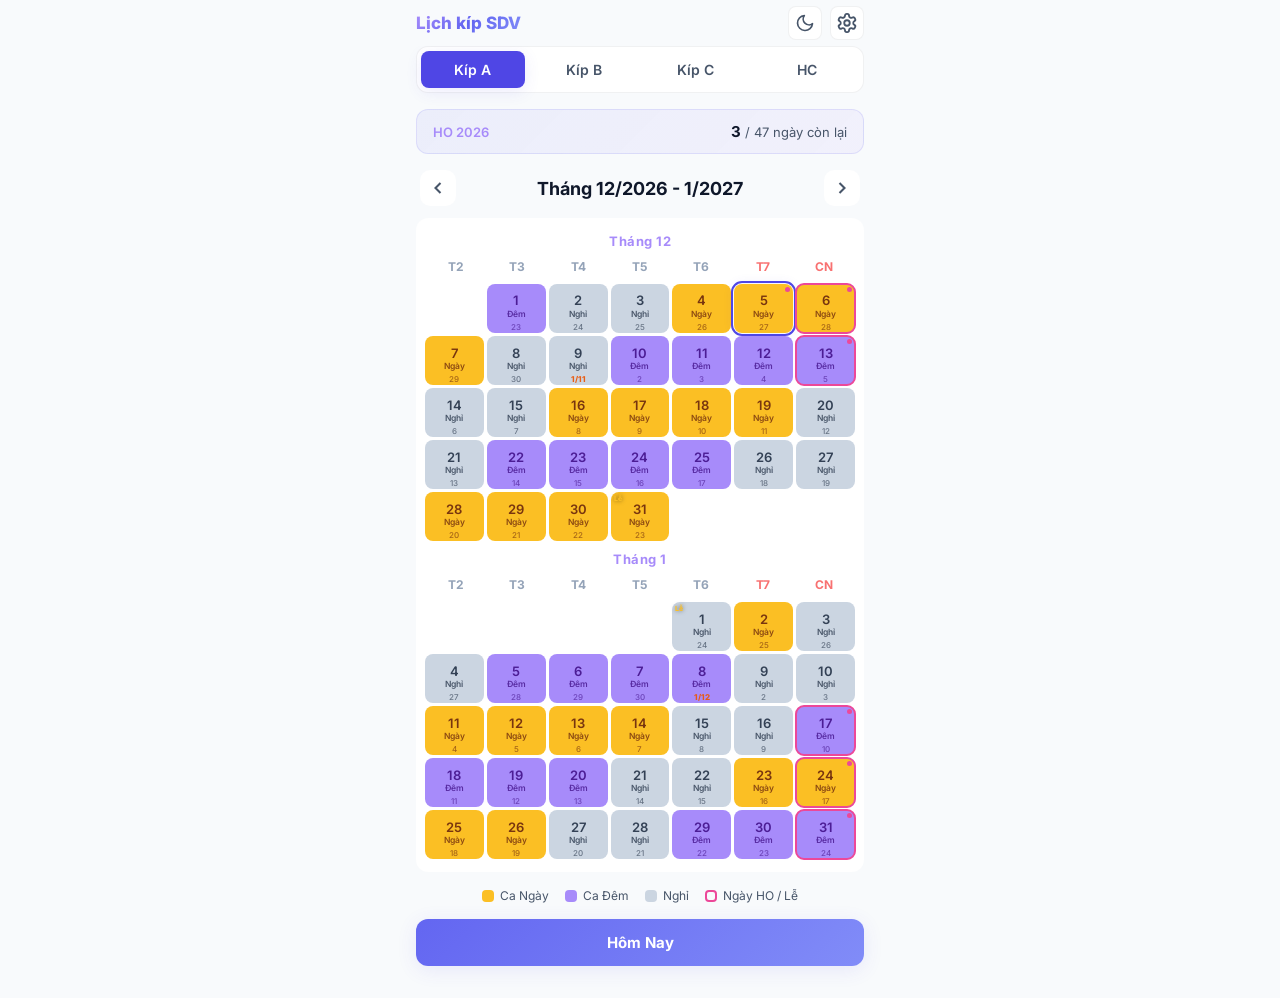
<file: docs/index.html>
<!DOCTYPE html>
<html lang="vi">
<head>
    <meta charset="UTF-8">
    <meta name="viewport" content="width=device-width, initial-scale=1.0">
    <title>Lịch Kíp SDV</title>
    <meta name="description" content="Lịch xem ca kíp SDV - Xem lịch trình ca Ngày, ca Đêm, ngày Nghỉ và ngày HO cho các kíp A, B, C, HC.">
    <link rel="preconnect" href="https://fonts.googleapis.com">
    <link rel="preconnect" href="https://fonts.gstatic.com" crossorigin>
    <link href="https://fonts.googleapis.com/css2?family=Inter:wght@400;500;600;700;800&display=swap" rel="stylesheet">
    <link rel="stylesheet" href="style.css?v=1.0.4">
</head>
<body>
    <div class="app-container">
        <!-- Header -->
        <header class="app-header">
            <div class="header-content">
                <h1>Lịch kíp SDV</h1>
                <div class="header-actions">
                    <button id="btnThemeToggle" class="btn-icon" aria-label="Đổi giao diện">
                        <!-- Icon sẽ được cập nhật động bằng JS -->
                    </button>
                    <button id="btnSettings" class="btn-icon" aria-label="Cài đặt">
                        <svg width="22" height="22" viewBox="0 0 24 24" fill="none" stroke="currentColor" stroke-width="2"><path d="M12.22 2h-.44a2 2 0 0 0-2 2v.18a2 2 0 0 1-1 1.73l-.43.25a2 2 0 0 1-2 0l-.15-.08a2 2 0 0 0-2.73.73l-.22.38a2 2 0 0 0 .73 2.73l.15.1a2 2 0 0 1 1 1.72v.51a2 2 0 0 1-1 1.74l-.15.09a2 2 0 0 0-.73 2.73l.22.38a2 2 0 0 0 2.73.73l.15-.08a2 2 0 0 1 2 0l.43.25a2 2 0 0 1 1 1.73V20a2 2 0 0 0 2 2h.44a2 2 0 0 0 2-2v-.18a2 2 0 0 1 1-1.73l.43-.25a2 2 0 0 1 2 0l.15.08a2 2 0 0 0 2.73-.73l.22-.39a2 2 0 0 0-.73-2.73l-.15-.08a2 2 0 0 1-1-1.74v-.5a2 2 0 0 1 1-1.74l.15-.09a2 2 0 0 0 .73-2.73l-.22-.38a2 2 0 0 0-2.73-.73l-.15.08a2 2 0 0 1-2 0l-.43-.25a2 2 0 0 1-1-1.73V4a2 2 0 0 0-2-2z"/><circle cx="12" cy="12" r="3"/></svg>
                    </button>
                </div>
            </div>
        </header>

        <!-- Main Content -->
        <div class="app-content">
            <!-- Crew Selector -->
            <div class="crew-selector">
                <button class="crew-btn active" data-crew="A">Kíp A</button>
                <button class="crew-btn" data-crew="B">Kíp B</button>
                <button class="crew-btn" data-crew="C">Kíp C</button>
                <button class="crew-btn" data-crew="HC">HC</button>
            </div>

            <!-- HO Stats -->
            <div class="ho-stats" id="hoStats"></div>

            <!-- Month Navigation -->
            <div class="month-nav">
                <button id="btnPrev" class="btn-nav" aria-label="Tháng trước">
                    <svg width="20" height="20" viewBox="0 0 24 24" fill="none" stroke="currentColor" stroke-width="2.5"><path d="M15 18l-6-6 6-6"/></svg>
                </button>
                <h2 id="monthTitle" class="month-title"></h2>
                <button id="btnNext" class="btn-nav" aria-label="Tháng sau">
                    <svg width="20" height="20" viewBox="0 0 24 24" fill="none" stroke="currentColor" stroke-width="2.5"><path d="M9 18l6-6-6-6"/></svg>
                </button>
            </div>

            <!-- Calendar Grid -->
            <div class="calendar-wrapper">
                <div class="day-headers" id="dayHeaders"></div>
                <div class="calendar-grid" id="calendarGrid"></div>
            </div>

            <!-- Legend -->
            <div class="legend">
                <div class="legend-item"><span class="legend-dot day"></span>Ca Ngày</div>
                <div class="legend-item"><span class="legend-dot night"></span>Ca Đêm</div>
                <div class="legend-item"><span class="legend-dot off"></span>Nghỉ</div>
                <div class="legend-item"><span class="legend-dot ho"></span>Ngày HO / Lễ</div>
            </div>

            <!-- Today Button -->
            <button id="btnToday" class="btn-today">Hôm Nay</button>
        </div>
    </div>

    <!-- Settings Panel -->
    <div class="settings-overlay" id="settingsOverlay">
        <div class="settings-panel">
            <div class="settings-header">
                <h2>⚙️ Tuỳ chỉnh giao diện</h2>
                <button id="btnCloseSettings" class="btn-close">&times;</button>
            </div>
            <div class="settings-body">
                <!-- Merge months -->
                <div class="setting-row">
                    <span class="setting-label">📆 Gộp 2 tháng liên tục</span>
                    <label class="switch">
                        <input type="checkbox" id="switchMerge">
                        <span class="slider"></span>
                    </label>
                </div>

                <!-- Day color -->
                <div class="setting-section">
                    <span class="setting-label">☀️ Màu ca Ngày:</span>
                    <div class="color-picker" id="dayColors">
                        <div class="color-swatch" data-color="#D97706" style="background:#D97706"></div>
                        <div class="color-swatch" data-color="#DC2626" style="background:#DC2626"></div>
                        <div class="color-swatch" data-color="#059669" style="background:#059669"></div>
                        <div class="color-swatch" data-color="#2563EB" style="background:#2563EB"></div>
                        <div class="color-swatch" data-color="#7C3AED" style="background:#7C3AED"></div>
                        <div class="color-swatch" data-color="#DB2777" style="background:#DB2777"></div>
                        <div class="color-swatch" data-color="#EA580C" style="background:#EA580C"></div>
                        <div class="color-swatch" data-color="#0D9488" style="background:#0D9488"></div>
                    </div>
                </div>

                <!-- Night color -->
                <div class="setting-section">
                    <span class="setting-label">🌙 Màu ca Đêm:</span>
                    <div class="color-picker" id="nightColors">
                        <div class="color-swatch" data-color="#6D28D9" style="background:#6D28D9"></div>
                        <div class="color-swatch" data-color="#1E3A8A" style="background:#1E3A8A"></div>
                        <div class="color-swatch" data-color="#3B82F6" style="background:#3B82F6"></div>
                        <div class="color-swatch" data-color="#047857" style="background:#047857"></div>
                        <div class="color-swatch" data-color="#475569" style="background:#475569"></div>
                        <div class="color-swatch" data-color="#7F1D1D" style="background:#7F1D1D"></div>
                        <div class="color-swatch" data-color="#9F1239" style="background:#9F1239"></div>
                        <div class="color-swatch" data-color="#0F766E" style="background:#0F766E"></div>
                    </div>
                </div>

                <!-- HO Border Color -->
                <div class="setting-section">
                    <div class="setting-row-inline">
                        <span class="setting-label">🌸 Viền ngày HO:</span>
                        <div class="border-width-picker" id="borderWidthPicker">
                            <button class="bw-btn" data-width="1">Mảnh</button>
                            <button class="bw-btn" data-width="2">Vừa</button>
                            <button class="bw-btn" data-width="3">Dày</button>
                        </div>
                    </div>
                    <div class="color-picker" id="hoColors">
                        <div class="color-swatch" data-color="#EC4899" style="background:#EC4899"></div>
                        <div class="color-swatch" data-color="#EF4444" style="background:#EF4444"></div>
                        <div class="color-swatch" data-color="#F59E0B" style="background:#F59E0B"></div>
                        <div class="color-swatch" data-color="#10B981" style="background:#10B981"></div>
                        <div class="color-swatch" data-color="#3B82F6" style="background:#3B82F6"></div>
                        <div class="color-swatch" data-color="#8B5CF6" style="background:#8B5CF6"></div>
                        <div class="color-swatch" data-color="#F97316" style="background:#F97316"></div>
                        <div class="color-swatch" data-color="#14B8A6" style="background:#14B8A6"></div>
                    </div>
                </div>

                <!-- Hide Holiday Shift -->
                <div class="setting-row">
                    <span class="setting-label">🚫 Ẩn ca ngày Lễ</span>
                    <label class="switch">
                        <input type="checkbox" id="switchHideHoliday">
                        <span class="slider"></span>
                    </label>
                </div>
            </div>
        </div>
    </div>

    <script src="lunar-calendar.js?v=1.0.4"></script>
    <script src="shift-calculator.js?v=1.0.4"></script>
    <script src="app.js?v=1.0.4"></script>
</body>
</html>
</file>
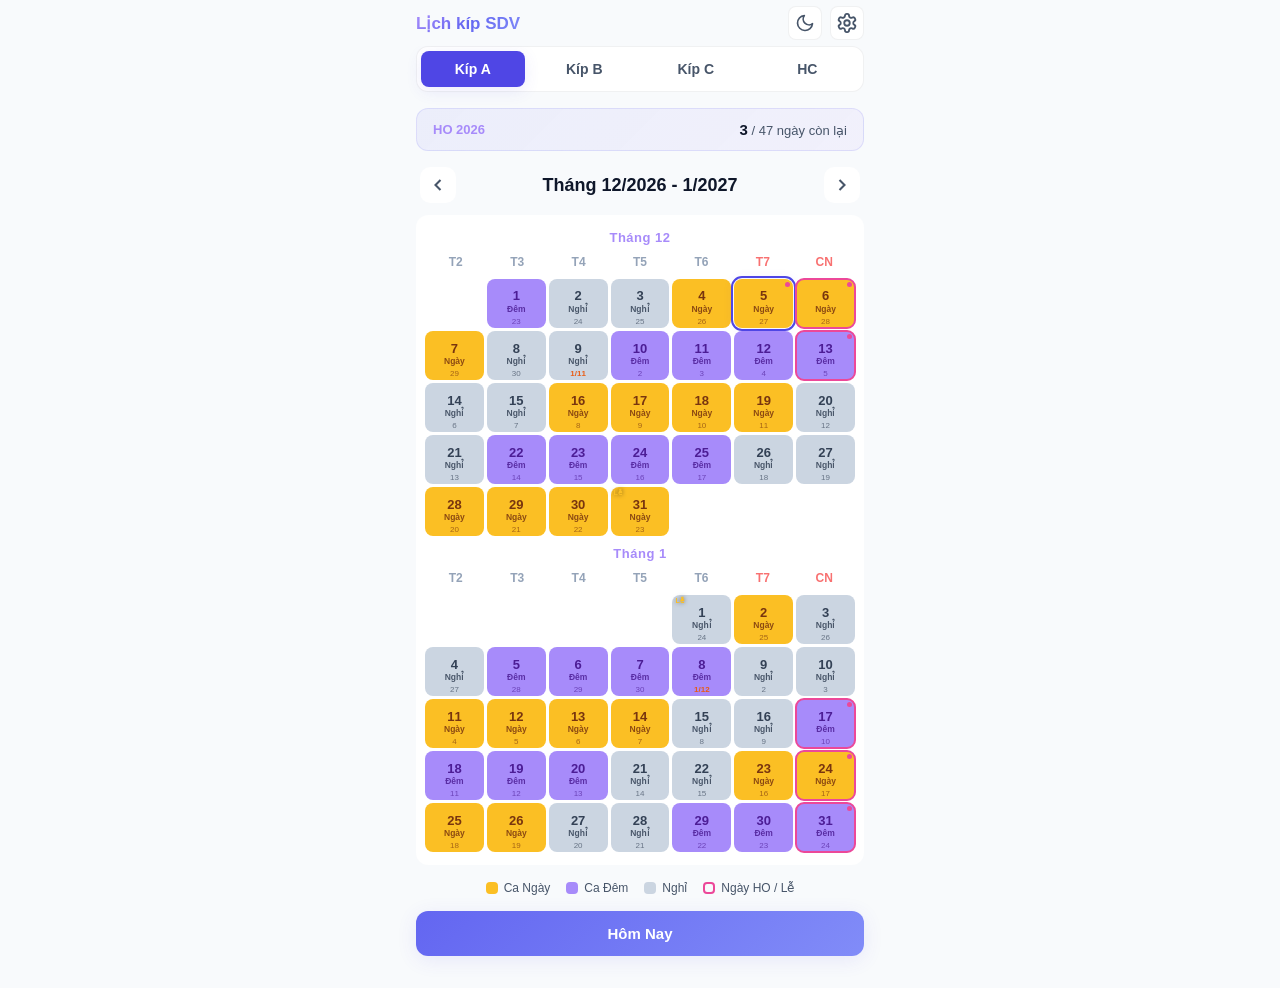
<file: LichKipSDV_Offline.html>
<!DOCTYPE html>
<html lang="vi">
<head>
    <meta charset="UTF-8">
    <meta name="viewport" content="width=device-width, initial-scale=1.0">
    <title>Lịch Kíp SDV</title>
    <meta name="description" content="Lịch xem ca kíp SDV - Xem lịch trình ca Ngày, ca Đêm, ngày Nghỉ và ngày HO cho các kíp A, B, C, HC.">
    <style>
/* ── Reset & Base ──────────────────────────────── */
*, *::before, *::after { box-sizing: border-box; margin: 0; padding: 0; }

:root {
    /* ☀️ Light Mode (Mặc định) */
    --bg-primary: #f8fafc;
    --bg-card: #ffffff;
    --bg-surface: #f1f5f9;
    --text-primary: #0f172a;
    --text-secondary: #475569;
    --text-muted: #94a3b8;
    --accent: #4f46e5;
    --accent-glow: rgba(79, 70, 229, 0.1);
    
    /* Màu sắc ca kíp Light Mode đậm đà hơn để hiển thị rõ nét */
    --day-color: #fbbf24;
    --day-text: #78350f;
    --night-color: #a78bfa;
    --night-text: #4c1d95;
    --off-color: #cbd5e1;
    --off-text: #334155;
    
    --ho-border: #ec4899;
    --ho-border-width: 2px;
    --today-ring: #4f46e5;
    --radius: 12px;
    --radius-sm: 8px;
    --shadow: 0 4px 20px rgba(15, 23, 42, 0.05);
    --transition: all 0.25s cubic-bezier(0.4, 0, 0.2, 1);
    --divider: rgba(15, 23, 42, 0.06);
    --lunar-first-color: #ea580c;
}

body.dark-theme {
    /* 🌙 Dark Mode */
    --bg-primary: #0f0f17;
    --bg-card: #1a1a2e;
    --bg-surface: #16213e;
    --text-primary: #e8e8f0;
    --text-secondary: #8b8ba3;
    --text-muted: #5a5a78;
    --accent: #6366f1;
    --accent-glow: rgba(99, 102, 241, 0.3);
    
    /* Màu sắc ca kíp Dark Mode nhạt và dịu mắt hơn (tránh chói) */
    --day-color: #fb923c;
    --day-text: #ffffff;
    --night-color: #8b5cf6;
    --night-text: #ffffff;
    --off-color: #374151;
    --off-text: #9ca3af;
    
    --ho-border: #f472b6;
    --today-ring: #6366f1;
    --shadow: 0 8px 32px rgba(0, 0, 0, 0.3);
    --divider: rgba(255, 255, 255, 0.06);
    --lunar-first-color: #fb923c;
}

body {
    font-family: 'Inter', -apple-system, BlinkMacSystemFont, sans-serif;
    background: var(--bg-primary);
    color: var(--text-primary);
    min-height: 100vh;
    -webkit-font-smoothing: antialiased;
}

/* ── App Container ────────────────────────────── */
.app-container {
    max-width: 480px;
    margin: 0 auto;
    padding: 0 16px 32px;
    position: relative;
}

/* ── Header ───────────────────────────────────── */
.app-header {
    padding: 6px 0;
    position: sticky;
    top: 0;
    z-index: 10;
    background: var(--bg-primary);
    transition: transform 0.25s cubic-bezier(0.4, 0, 0.2, 1), opacity 0.2s ease;
}
.app-header.header-hidden {
    transform: translateY(-100%);
    opacity: 0;
    pointer-events: none;
}
.header-content {
    display: flex;
    align-items: center;
    justify-content: space-between;
}
.header-actions {
    display: flex;
    align-items: center;
    gap: 8px;
}
.app-header h1 {
    font-size: 17px;
    font-weight: 800;
    background: linear-gradient(135deg, #a78bfa, #6366f1, #818cf8);
    -webkit-background-clip: text;
    -webkit-text-fill-color: transparent;
    background-clip: text;
}
.btn-icon {
    background: var(--bg-card);
    border: 1px solid var(--divider);
    color: var(--text-secondary);
    border-radius: 8px;
    width: 34px; height: 34px;
    display: flex; align-items: center; justify-content: center;
    cursor: pointer;
    transition: var(--transition);
}
.btn-icon:hover { background: var(--bg-surface); color: var(--text-primary); transform: scale(1.05); }

.app-content {
    transition: transform 0.25s cubic-bezier(0.4, 0, 0.2, 1);
}
.app-header.header-hidden + .app-content {
    transform: translateY(-46px);
}

/* ── Crew Selector ────────────────────────────── */
.crew-selector {
    display: flex;
    gap: 8px;
    padding: 4px;
    background: var(--bg-card);
    border-radius: var(--radius);
    border: 1px solid var(--divider);
    margin-bottom: 16px;
}
.crew-btn {
    flex: 1;
    padding: 10px 0;
    border: none;
    border-radius: var(--radius-sm);
    background: transparent;
    color: var(--text-secondary);
    font-size: 14px;
    font-weight: 600;
    cursor: pointer;
    transition: var(--transition);
    font-family: inherit;
}
.crew-btn:hover { color: var(--text-primary); background: rgba(255,255,255,0.04); }
.crew-btn.active {
    background: var(--accent);
    color: #fff;
    box-shadow: 0 4px 16px var(--accent-glow);
}

/* ── HO Stats ─────────────────────────────────── */
.ho-stats {
    padding: 12px 16px;
    background: linear-gradient(135deg, rgba(99,102,241,0.08), rgba(139,92,246,0.06));
    border: 1px solid rgba(99,102,241,0.15);
    border-radius: var(--radius);
    margin-bottom: 16px;
    font-size: 13px;
    color: var(--text-secondary);
    display: flex;
    justify-content: space-between;
    align-items: center;
}
.ho-stats .ho-label { font-weight: 600; color: #a78bfa; }
.ho-stats .ho-value { font-weight: 700; color: var(--text-primary); font-size: 15px; }

/* ── Month Navigation ─────────────────────────── */
.month-nav {
    display: flex;
    align-items: center;
    justify-content: space-between;
    margin-bottom: 12px;
    padding: 0 4px;
}
.month-title {
    font-size: 18px;
    font-weight: 700;
    color: var(--text-primary);
    text-align: center;
    flex: 1;
}
.btn-nav {
    width: 36px; height: 36px;
    display: flex; align-items: center; justify-content: center;
    background: var(--bg-card);
    border: 1px solid rgba(255,255,255,0.06);
    border-radius: 10px;
    color: var(--text-secondary);
    cursor: pointer;
    transition: var(--transition);
}
.btn-nav:hover { background: var(--bg-surface); color: var(--text-primary); }
.btn-nav:active { transform: scale(0.92); }

/* ── Calendar ─────────────────────────────────── */
.calendar-wrapper {
    background: var(--bg-card);
    border-radius: var(--radius);
    border: 1px solid rgba(255,255,255,0.04);
    padding: 12px 8px;
    margin-bottom: 16px;
}
.day-headers {
    display: grid;
    grid-template-columns: repeat(7, 1fr);
    margin-bottom: 6px;
}
.day-header {
    text-align: center;
    font-size: 12px;
    font-weight: 700;
    padding: 6px 0;
    color: var(--text-muted);
    text-transform: uppercase;
}
.day-header.weekend { color: #f87171; }

.calendar-grid {
    display: flex;
    flex-direction: column;
    gap: 0;
}
.calendar-grid.single {
    display: grid;
    grid-template-columns: repeat(7, 1fr);
    gap: 3px;
}
.month-grid {
    display: grid;
    grid-template-columns: repeat(7, 1fr);
    gap: 3px;
}
.month-sep-label {
    text-align: center;
    font-size: 13px;
    font-weight: 700;
    color: #a78bfa;
    padding: 10px 0 4px;
    letter-spacing: 0.5px;
}
.month-sep-label:first-child {
    padding-top: 2px;
}
.inline-day-headers {
    display: grid;
    grid-template-columns: repeat(7, 1fr);
    margin-bottom: 4px;
}
.cal-cell {
    aspect-ratio: 1.2;
    border-radius: 8px;
    display: flex;
    flex-direction: column;
    align-items: center;
    justify-content: center;
    position: relative;
    cursor: default;
    transition: var(--transition);
    min-height: 40px;
    padding-bottom: 5px;
}
.cal-cell:not(.empty):hover { transform: scale(1.08); z-index: 2; }
.cal-cell .day-num {
    font-size: 13px;
    font-weight: 600;
    line-height: 1.2;
}
.cal-cell .shift-label {
    font-size: 8.5px;
    font-weight: 600;
    line-height: 1;
    margin-top: 1px;
    opacity: 0.85;
}
.cal-cell .lunar-text {
    font-size: 8px;
    font-weight: 500;
    line-height: 1;
    opacity: 0.65;
    color: inherit;
    position: absolute;
    bottom: 2.5px;
    left: 50%;
    transform: translateX(-50%);
    white-space: nowrap;
}
.cal-cell .lunar-text.lunar-first {
    opacity: 0.95;
    font-weight: 800;
    color: var(--lunar-first-color, #ea580c);
}
.cal-cell.shift-day { background: var(--day-color); color: var(--day-text); }
.cal-cell.shift-night { background: var(--night-color); color: var(--night-text); }
.cal-cell.shift-off { background: var(--off-color); color: var(--off-text); }
.cal-cell.today {
    outline: 2.5px solid var(--today-ring);
    outline-offset: 1px;
    box-shadow: 0 0 12px var(--accent-glow);
}
.cal-cell.ho-border {
    outline: var(--ho-border-width) solid var(--ho-border);
    outline-offset: -1px;
}
.cal-cell.today.ho-border {
    outline: 2.5px solid var(--today-ring);
    outline-offset: 1px;
}
.cal-cell .ho-dot {
    position: absolute;
    top: 3px;
    right: 3px;
    width: 5px; height: 5px;
    border-radius: 50%;
    background: var(--ho-border);
}
.cal-cell.official-holiday { position: relative; }
.cal-cell.official-holiday::after {
    content: 'Lễ';
    position: absolute;
    top: 2px;
    left: 3px;
    font-size: 7px;
    font-weight: 800;
    color: #fbbf24;
    text-shadow: 0 0 4px rgba(0,0,0,0.5);
}

/* ── Legend ────────────────────────────────────── */
.legend {
    display: flex;
    justify-content: center;
    gap: 16px;
    flex-wrap: wrap;
    margin-bottom: 16px;
}
.legend-item {
    display: flex;
    align-items: center;
    gap: 6px;
    font-size: 12px;
    color: var(--text-secondary);
}
.legend-dot {
    width: 12px; height: 12px;
    border-radius: 4px;
}
.legend-dot.day { background: var(--day-color); }
.legend-dot.night { background: var(--night-color); }
.legend-dot.off { background: var(--off-color); }
.legend-dot.ho {
    background: transparent;
    border: 2px solid var(--ho-border);
}

/* ── Today Button ─────────────────────────────── */
.btn-today {
    display: block;
    width: 100%;
    padding: 14px;
    background: linear-gradient(135deg, #6366f1, #818cf8);
    color: #fff;
    border: none;
    border-radius: var(--radius);
    font-size: 15px;
    font-weight: 700;
    cursor: pointer;
    transition: var(--transition);
    font-family: inherit;
    box-shadow: 0 4px 20px var(--accent-glow);
}
.btn-today:hover { transform: translateY(-2px); box-shadow: 0 8px 28px var(--accent-glow); }
.btn-today:active { transform: translateY(0); }

/* ── Settings Overlay ─────────────────────────── */
.settings-overlay {
    position: fixed;
    inset: 0;
    background: rgba(0,0,0,0.6);
    backdrop-filter: blur(8px);
    -webkit-backdrop-filter: blur(8px);
    z-index: 100;
    display: flex;
    align-items: flex-end;
    justify-content: center;
    opacity: 0;
    pointer-events: none;
    transition: opacity 0.3s ease;
}
.settings-overlay.open { opacity: 1; pointer-events: all; }
.settings-panel {
    width: 100%;
    max-width: 480px;
    background: var(--bg-card);
    border-radius: 20px 20px 0 0;
    padding: 24px 20px 36px;
    transform: translateY(100%);
    transition: transform 0.35s cubic-bezier(0.32, 0.72, 0, 1);
    max-height: 85vh;
    overflow-y: auto;
}
.settings-overlay.open .settings-panel { transform: translateY(0); }
.settings-header {
    display: flex;
    align-items: center;
    justify-content: space-between;
    margin-bottom: 24px;
}
.settings-header h2 {
    font-size: 18px;
    font-weight: 700;
}
.btn-close {
    width: 36px; height: 36px;
    display: flex; align-items: center; justify-content: center;
    background: rgba(255,255,255,0.06);
    border: none;
    border-radius: 10px;
    color: var(--text-secondary);
    font-size: 22px;
    cursor: pointer;
    transition: var(--transition);
}
.btn-close:hover { background: rgba(255,255,255,0.12); color: var(--text-primary); }

/* Setting Rows */
.setting-row {
    display: flex;
    align-items: center;
    justify-content: space-between;
    padding: 14px 0;
    border-bottom: 1px solid rgba(255,255,255,0.04);
}
.setting-label {
    font-size: 14px;
    font-weight: 600;
    color: var(--text-primary);
}
.setting-section {
    padding: 14px 0;
    border-bottom: 1px solid rgba(255,255,255,0.04);
}
.setting-section .setting-label { margin-bottom: 10px; display: block; }
.setting-row-inline {
    display: flex;
    align-items: center;
    justify-content: space-between;
    margin-bottom: 10px;
}

/* Color Picker */
.color-picker {
    display: flex;
    gap: 8px;
    flex-wrap: wrap;
}
.color-swatch {
    width: 32px; height: 32px;
    border-radius: 50%;
    cursor: pointer;
    transition: var(--transition);
    opacity: 0.4;
    border: 2px solid transparent;
}
.color-swatch:hover { opacity: 0.8; transform: scale(1.15); }
.color-swatch.active {
    opacity: 1;
    border-color: #fff;
    box-shadow: 0 0 12px rgba(255,255,255,0.2);
    transform: scale(1.1);
}

/* Border Width Picker */
.border-width-picker {
    display: flex;
    gap: 4px;
    background: rgba(255,255,255,0.04);
    border-radius: 8px;
    padding: 3px;
}
.bw-btn {
    padding: 5px 12px;
    border: none;
    border-radius: 6px;
    background: transparent;
    color: var(--text-muted);
    font-size: 12px;
    font-weight: 500;
    cursor: pointer;
    transition: var(--transition);
    font-family: inherit;
}
.bw-btn:hover { color: var(--text-secondary); }
.bw-btn.active {
    background: var(--accent);
    color: #fff;
    font-weight: 700;
}

/* Toggle Switch */
.switch {
    position: relative;
    width: 48px; height: 26px;
}
.switch input { opacity: 0; width: 0; height: 0; }
.slider {
    position: absolute;
    inset: 0;
    background: rgba(255,255,255,0.08);
    border-radius: 13px;
    cursor: pointer;
    transition: var(--transition);
}
.slider::before {
    content: '';
    position: absolute;
    width: 20px; height: 20px;
    left: 3px; bottom: 3px;
    background: #fff;
    border-radius: 50%;
    transition: var(--transition);
}
input:checked + .slider { background: var(--accent); }
input:checked + .slider::before { transform: translateX(22px); }

/* ── Responsive ───────────────────────────────── */
@media (max-width: 400px) {
    .cal-cell .day-num { font-size: 12px; }
    .cal-cell .shift-label { font-size: 8px; }
    .crew-btn { font-size: 13px; padding: 8px 0; }
}

/* ── Tooltip for holiday names ────────────────── */
.cal-cell[data-holiday]:hover::before {
    content: attr(data-holiday);
    position: absolute;
    bottom: calc(100% + 6px);
    left: 50%;
    transform: translateX(-50%);
    background: #1e1e3a;
    color: #fbbf24;
    padding: 4px 10px;
    border-radius: 6px;
    font-size: 11px;
    font-weight: 600;
    white-space: nowrap;
    z-index: 20;
    box-shadow: 0 4px 12px rgba(0,0,0,0.4);
    pointer-events: none;
}

</style>
</head>
<body>
    <div class="app-container">
        <!-- Header -->
        <header class="app-header">
            <div class="header-content">
                <h1>Lịch kíp SDV</h1>
                <div class="header-actions">
                    <button id="btnThemeToggle" class="btn-icon" aria-label="Đổi giao diện">
                        <!-- Icon sẽ được cập nhật động bằng JS -->
                    </button>
                    <button id="btnSettings" class="btn-icon" aria-label="Cài đặt">
                        <svg width="22" height="22" viewBox="0 0 24 24" fill="none" stroke="currentColor" stroke-width="2"><path d="M12.22 2h-.44a2 2 0 0 0-2 2v.18a2 2 0 0 1-1 1.73l-.43.25a2 2 0 0 1-2 0l-.15-.08a2 2 0 0 0-2.73.73l-.22.38a2 2 0 0 0 .73 2.73l.15.1a2 2 0 0 1 1 1.72v.51a2 2 0 0 1-1 1.74l-.15.09a2 2 0 0 0-.73 2.73l.22.38a2 2 0 0 0 2.73.73l.15-.08a2 2 0 0 1 2 0l.43.25a2 2 0 0 1 1 1.73V20a2 2 0 0 0 2 2h.44a2 2 0 0 0 2-2v-.18a2 2 0 0 1 1-1.73l.43-.25a2 2 0 0 1 2 0l.15.08a2 2 0 0 0 2.73-.73l.22-.39a2 2 0 0 0-.73-2.73l-.15-.08a2 2 0 0 1-1-1.74v-.5a2 2 0 0 1 1-1.74l.15-.09a2 2 0 0 0 .73-2.73l-.22-.38a2 2 0 0 0-2.73-.73l-.15.08a2 2 0 0 1-2 0l-.43-.25a2 2 0 0 1-1-1.73V4a2 2 0 0 0-2-2z"/><circle cx="12" cy="12" r="3"/></svg>
                    </button>
                </div>
            </div>
        </header>

        <!-- Main Content -->
        <div class="app-content">
            <!-- Crew Selector -->
            <div class="crew-selector">
                <button class="crew-btn active" data-crew="A">Kíp A</button>
                <button class="crew-btn" data-crew="B">Kíp B</button>
                <button class="crew-btn" data-crew="C">Kíp C</button>
                <button class="crew-btn" data-crew="HC">HC</button>
            </div>

            <!-- HO Stats -->
            <div class="ho-stats" id="hoStats"></div>

            <!-- Month Navigation -->
            <div class="month-nav">
                <button id="btnPrev" class="btn-nav" aria-label="Tháng trước">
                    <svg width="20" height="20" viewBox="0 0 24 24" fill="none" stroke="currentColor" stroke-width="2.5"><path d="M15 18l-6-6 6-6"/></svg>
                </button>
                <h2 id="monthTitle" class="month-title"></h2>
                <button id="btnNext" class="btn-nav" aria-label="Tháng sau">
                    <svg width="20" height="20" viewBox="0 0 24 24" fill="none" stroke="currentColor" stroke-width="2.5"><path d="M9 18l6-6-6-6"/></svg>
                </button>
            </div>

            <!-- Calendar Grid -->
            <div class="calendar-wrapper">
                <div class="day-headers" id="dayHeaders"></div>
                <div class="calendar-grid" id="calendarGrid"></div>
            </div>

            <!-- Legend -->
            <div class="legend">
                <div class="legend-item"><span class="legend-dot day"></span>Ca Ngày</div>
                <div class="legend-item"><span class="legend-dot night"></span>Ca Đêm</div>
                <div class="legend-item"><span class="legend-dot off"></span>Nghỉ</div>
                <div class="legend-item"><span class="legend-dot ho"></span>Ngày HO / Lễ</div>
            </div>

            <!-- Today Button -->
            <button id="btnToday" class="btn-today">Hôm Nay</button>
        </div>
    </div>

    <!-- Settings Panel -->
    <div class="settings-overlay" id="settingsOverlay">
        <div class="settings-panel">
            <div class="settings-header">
                <h2>⚙️ Tuỳ chỉnh giao diện</h2>
                <button id="btnCloseSettings" class="btn-close">&times;</button>
            </div>
            <div class="settings-body">
                <!-- Merge months -->
                <div class="setting-row">
                    <span class="setting-label">📆 Gộp 2 tháng liên tục</span>
                    <label class="switch">
                        <input type="checkbox" id="switchMerge">
                        <span class="slider"></span>
                    </label>
                </div>

                <!-- Day color -->
                <div class="setting-section">
                    <span class="setting-label">☀️ Màu ca Ngày:</span>
                    <div class="color-picker" id="dayColors">
                        <div class="color-swatch" data-color="#D97706" style="background:#D97706"></div>
                        <div class="color-swatch" data-color="#DC2626" style="background:#DC2626"></div>
                        <div class="color-swatch" data-color="#059669" style="background:#059669"></div>
                        <div class="color-swatch" data-color="#2563EB" style="background:#2563EB"></div>
                        <div class="color-swatch" data-color="#7C3AED" style="background:#7C3AED"></div>
                        <div class="color-swatch" data-color="#DB2777" style="background:#DB2777"></div>
                        <div class="color-swatch" data-color="#EA580C" style="background:#EA580C"></div>
                        <div class="color-swatch" data-color="#0D9488" style="background:#0D9488"></div>
                    </div>
                </div>

                <!-- Night color -->
                <div class="setting-section">
                    <span class="setting-label">🌙 Màu ca Đêm:</span>
                    <div class="color-picker" id="nightColors">
                        <div class="color-swatch" data-color="#6D28D9" style="background:#6D28D9"></div>
                        <div class="color-swatch" data-color="#1E3A8A" style="background:#1E3A8A"></div>
                        <div class="color-swatch" data-color="#3B82F6" style="background:#3B82F6"></div>
                        <div class="color-swatch" data-color="#047857" style="background:#047857"></div>
                        <div class="color-swatch" data-color="#475569" style="background:#475569"></div>
                        <div class="color-swatch" data-color="#7F1D1D" style="background:#7F1D1D"></div>
                        <div class="color-swatch" data-color="#9F1239" style="background:#9F1239"></div>
                        <div class="color-swatch" data-color="#0F766E" style="background:#0F766E"></div>
                    </div>
                </div>

                <!-- HO Border Color -->
                <div class="setting-section">
                    <div class="setting-row-inline">
                        <span class="setting-label">🌸 Viền ngày HO:</span>
                        <div class="border-width-picker" id="borderWidthPicker">
                            <button class="bw-btn" data-width="1">Mảnh</button>
                            <button class="bw-btn" data-width="2">Vừa</button>
                            <button class="bw-btn" data-width="3">Dày</button>
                        </div>
                    </div>
                    <div class="color-picker" id="hoColors">
                        <div class="color-swatch" data-color="#EC4899" style="background:#EC4899"></div>
                        <div class="color-swatch" data-color="#EF4444" style="background:#EF4444"></div>
                        <div class="color-swatch" data-color="#F59E0B" style="background:#F59E0B"></div>
                        <div class="color-swatch" data-color="#10B981" style="background:#10B981"></div>
                        <div class="color-swatch" data-color="#3B82F6" style="background:#3B82F6"></div>
                        <div class="color-swatch" data-color="#8B5CF6" style="background:#8B5CF6"></div>
                        <div class="color-swatch" data-color="#F97316" style="background:#F97316"></div>
                        <div class="color-swatch" data-color="#14B8A6" style="background:#14B8A6"></div>
                    </div>
                </div>

                <!-- Hide Holiday Shift -->
                <div class="setting-row">
                    <span class="setting-label">🚫 Ẩn ca ngày Lễ</span>
                    <label class="switch">
                        <input type="checkbox" id="switchHideHoliday">
                        <span class="slider"></span>
                    </label>
                </div>
            </div>
        </div>
    </div>

    <script>
/**
 * Lịch Âm Việt Nam - Chuyển đổi Dương lịch sang Âm lịch
 * Dựa trên thuật toán của Hồ Ngọc Đức (https://www.informatik.uni-leipzig.de/~duc/amlich/)
 * Hỗ trợ chính xác từ 1900-2100
 */
const LunarCalendar = (() => {
    const PI = Math.PI;

    function jdFromDate(dd, mm, yy) {
        const a = Math.floor((14 - mm) / 12);
        const y = yy + 4800 - a;
        const m = mm + 12 * a - 3;
        let jd = dd + Math.floor((153 * m + 2) / 5) + 365 * y + Math.floor(y / 4) - Math.floor(y / 100) + Math.floor(y / 400) - 32045;
        if (jd < 2299161) {
            jd = dd + Math.floor((153 * m + 2) / 5) + 365 * y + Math.floor(y / 4) - 32083;
        }
        return jd;
    }

    function jdToDate(jd) {
        let a, b, c, d, e, m;
        if (jd > 2299160) {
            a = jd + 32044;
            b = Math.floor((4 * a + 3) / 146097);
            c = a - Math.floor(146097 * b / 4);
        } else {
            b = 0;
            c = jd + 32082;
        }
        d = Math.floor((4 * c + 3) / 1461);
        e = c - Math.floor(1461 * d / 4);
        m = Math.floor((5 * e + 2) / 153);
        const day = e - Math.floor((153 * m + 2) / 5) + 1;
        const month = m + 3 - 12 * Math.floor(m / 10);
        const year = b * 100 + d - 4800 + Math.floor(m / 10);
        return [day, month, year];
    }

    function newMoon(k) {
        const T = k / 1236.85;
        const T2 = T * T;
        const T3 = T2 * T;
        const dr = PI / 180;
        let Jd1 = 2415020.75933 + 29.53058868 * k + 0.0001178 * T2 - 0.000000155 * T3;
        Jd1 += 0.00033 * Math.sin((166.56 + 132.87 * T - 0.009173 * T2) * dr);
        const M = 359.2242 + 29.10535608 * k - 0.0000333 * T2 - 0.00000347 * T3;
        const Mpr = 306.0253 + 385.81691806 * k + 0.0107306 * T2 + 0.00001236 * T3;
        const F = 21.2964 + 390.67050646 * k - 0.0016528 * T2 - 0.00000239 * T3;
        let C1 = (0.1734 - 0.000393 * T) * Math.sin(M * dr) + 0.0021 * Math.sin(2 * dr * M);
        C1 = C1 - 0.4068 * Math.sin(Mpr * dr) + 0.0161 * Math.sin(dr * 2 * Mpr);
        C1 -= 0.0004 * Math.sin(dr * 3 * Mpr);
        C1 += 0.0104 * Math.sin(dr * 2 * F) - 0.0051 * Math.sin(dr * (M + Mpr));
        C1 -= 0.0074 * Math.sin(dr * (M - Mpr)) + 0.0004 * Math.sin(dr * (2 * F + M));
        C1 -= 0.0004 * Math.sin(dr * (2 * F - M)) - 0.0006 * Math.sin(dr * (2 * F + Mpr));
        C1 += 0.0010 * Math.sin(dr * (2 * F - Mpr)) + 0.0005 * Math.sin(dr * (2 * Mpr + M));
        let deltat;
        if (T < -11) {
            deltat = 0.001 + 0.000839 * T + 0.0002261 * T2 - 0.00000845 * T3 - 0.000000081 * T * T3;
        } else {
            deltat = -0.000278 + 0.000265 * T + 0.000262 * T2;
        }
        return Jd1 + C1 - deltat;
    }

    function sunLongitude(jdn) {
        const T = (jdn - 2451545.0) / 36525;
        const T2 = T * T;
        const dr = PI / 180;
        const M = 357.5291 + 35999.0503 * T - 0.0001559 * T2 - 0.00000048 * T * T2;
        const L0 = 280.46645 + 36000.76983 * T + 0.0003032 * T2;
        let DL = (1.9146 - 0.004817 * T - 0.000014 * T2) * Math.sin(dr * M);
        DL += (0.019993 - 0.000101 * T) * Math.sin(dr * 2 * M) + 0.00029 * Math.sin(dr * 3 * M);
        let L = L0 + DL;
        L = L * dr;
        L = L - PI * 2 * Math.floor(L / (PI * 2));
        return L;
    }

    function getSunLongitude(dayNumber, timeZone) {
        return Math.floor(sunLongitude(dayNumber - 0.5 - timeZone / 24) / PI * 6);
    }

    function getNewMoonDay(k, timeZone) {
        return Math.floor(newMoon(k) + 0.5 + timeZone / 24);
    }

    function getLunarMonth11(yy, timeZone) {
        const off = jdFromDate(31, 12, yy) - 2415021;
        const k = Math.floor(off / 29.530588853);
        let nm = getNewMoonDay(k, timeZone);
        const sunLong = getSunLongitude(nm, timeZone);
        if (sunLong >= 9) {
            nm = getNewMoonDay(k - 1, timeZone);
        }
        return nm;
    }

    function getLeapMonthOffset(a11, timeZone) {
        const k = Math.floor((a11 - 2415021.076998695) / 29.530588853 + 0.5);
        let last = 0;
        let i = 1;
        let arc = getSunLongitude(getNewMoonDay(k + i, timeZone), timeZone);
        do {
            last = arc;
            i++;
            arc = getSunLongitude(getNewMoonDay(k + i, timeZone), timeZone);
        } while (arc !== last && i < 14);
        return i - 1;
    }

    /**
     * Chuyển đổi ngày Dương lịch sang Âm lịch
     * @param {number} dd - ngày
     * @param {number} mm - tháng (1-12)
     * @param {number} yy - năm
     * @param {number} timeZone - múi giờ (7 cho Việt Nam)
     * @returns {[number, number, number, boolean]} [lunarDay, lunarMonth, lunarYear, isLeapMonth]
     */
    function convertSolar2Lunar(dd, mm, yy, timeZone = 7) {
        const dayNumber = jdFromDate(dd, mm, yy);
        const k = Math.floor((dayNumber - 2415021.076998695) / 29.530588853);
        let monthStart = getNewMoonDay(k + 1, timeZone);
        if (monthStart > dayNumber) {
            monthStart = getNewMoonDay(k, timeZone);
        }
        let a11 = getLunarMonth11(yy, timeZone);
        let b11 = a11;
        let lunarYear;
        if (a11 >= monthStart) {
            lunarYear = yy;
            a11 = getLunarMonth11(yy - 1, timeZone);
        } else {
            lunarYear = yy + 1;
            b11 = getLunarMonth11(yy + 1, timeZone);
        }
        const lunarDay = dayNumber - monthStart + 1;
        const diff = Math.floor((monthStart - a11) / 29);
        let lunarLeap = false;
        let lunarMonth = diff + 11;
        if (b11 - a11 > 365) {
            const leapMonthDiff = getLeapMonthOffset(a11, timeZone);
            if (diff >= leapMonthDiff) {
                lunarMonth = diff + 10;
                if (diff === leapMonthDiff) {
                    lunarLeap = true;
                }
            }
        }
        if (lunarMonth > 12) {
            lunarMonth -= 12;
        }
        if (lunarMonth >= 11 && diff < 4) {
            lunarYear -= 1;
        }
        return [lunarDay, lunarMonth, lunarYear, lunarLeap];
    }

    /**
     * Lấy thông tin âm lịch cho một ngày dương lịch
     * @param {Date} date - đối tượng Date
     * @returns {{ day: number, month: number, year: number, isLeap: boolean, dayText: string }}
     */
    function getLunarDate(date) {
        const [day, month, year, isLeap] = convertSolar2Lunar(
            date.getDate(), date.getMonth() + 1, date.getFullYear(), 7
        );
        // Hiển thị ngắn gọn: ngày âm, nếu là mùng 1 thì hiện cả tháng
        let dayText;
        if (day === 1) {
            dayText = `${day}/${month}`;
        } else {
            dayText = `${day}`;
        }
        return { day, month, year, isLeap, dayText };
    }

    return { getLunarDate, convertSolar2Lunar };
})();

</script>
<script>
/**
 * ShiftCalculator - Port trực tiếp từ ShiftCalculator.kt
 * Logic tính ca kíp SDV cho web
 */
const ShiftCalculator = (() => {
    const ShiftType = { NGAY: 'NGAY', DEM: 'DEM', NGHI: 'NGHI' };
    const SHIFT_LABELS = { NGAY: 'Ngày', DEM: 'Đêm', NGHI: 'Nghỉ' };
    const CYCLE = [
        ShiftType.NGAY, ShiftType.NGAY, ShiftType.NGAY, ShiftType.NGAY,
        ShiftType.NGHI, ShiftType.NGHI,
        ShiftType.DEM, ShiftType.DEM, ShiftType.DEM, ShiftType.DEM,
        ShiftType.NGHI, ShiftType.NGHI
    ];
    const CREWS = [
        { id: 'A', name: 'Kíp A', offset: 0 },
        { id: 'B', name: 'Kíp B', offset: 8 },
        { id: 'C', name: 'Kíp C', offset: 4 },
        { id: 'HC', name: 'Hành Chính', offset: -1 }
    ];

    // Anchor: Jan 3, 2026
    const ANCHOR = new Date(2026, 0, 3);

    function toJDN(date) {
        const y = date.getFullYear(), m = date.getMonth() + 1, d = date.getDate();
        const a = Math.floor((14 - m) / 12);
        const yy = y + 4800 - a;
        const mm = m + 12 * a - 3;
        return d + Math.floor((153 * mm + 2) / 5) + 365 * yy + Math.floor(yy / 4) - Math.floor(yy / 100) + Math.floor(yy / 400) - 32045;
    }

    function mod(a, b) { return ((a % b) + b) % b; }

    function dateEqual(a, b) {
        return a.getFullYear() === b.getFullYear() && a.getMonth() === b.getMonth() && a.getDate() === b.getDate();
    }

    function addDays(date, n) {
        const d = new Date(date);
        d.setDate(d.getDate() + n);
        return d;
    }

    function dayOfWeek(date) {
        const d = date.getDay();
        return d === 0 ? 7 : d; // 1=Mon..7=Sun
    }

    function isSaturdayHO(date) {
        if (dayOfWeek(date) !== 6) return false;
        const y = date.getFullYear(), m = date.getMonth() + 1, d = date.getDate();
        if (y > 2026) return false;
        if (y === 2026) {
            return (m===1&&(d===3||d===17))||(m===2&&d===14)||(m===3&&(d===14||d===28))||
                   (m===4&&(d===11||d===25))||(m===5&&(d===9||d===23))||(m===6&&(d===6||d===20))||
                   (m===7&&d===4)||(m===8&&(d===15||d===29))||(m===9&&(d===12||d===26))||
                   (m===10&&d===24)||(m===11&&d===7)||(m===12&&d===5);
        }
        const nth = Math.floor((d - 1) / 7) + 1;
        return nth === 1 || nth === 3;
    }

    function isHoliday(date) {
        const y = date.getFullYear(), m = date.getMonth() + 1, d = date.getDate();
        if (m===1&&d===1) return true;
        if (m===4&&d===30) return true;
        if (m===5&&d===1) return true;
        if (m===9&&(d===1||d===2)) return true;
        if (m===11&&d===24) return true;
        if (m===12&&d===31) return true;
        switch (y) {
            case 2025: return (m===1&&d>=28&&d<=31)||(m===2&&d===1)||(m===4&&d===7);
            case 2026: return (m===2&&d>=16&&d<=20)||(m===4&&d===26);
            case 2027: return (m===2&&d>=5&&d<=9)||(m===4&&d===16);
            case 2028: return (m===1&&d>=25&&d<=29)||(m===4&&d===4);
            case 2029: return (m===2&&d>=12&&d<=16)||(m===4&&d===23);
            default: return false;
        }
    }

    function isLunarNewYear(date) {
        const y = date.getFullYear(), m = date.getMonth() + 1, d = date.getDate();
        switch (y) {
            case 2025: return (m===1&&d>=28&&d<=31)||(m===2&&d===1);
            case 2026: return m===2&&d>=16&&d<=20;
            case 2027: return m===2&&d>=5&&d<=9;
            case 2028: return m===1&&d>=25&&d<=29;
            case 2029: return m===2&&d>=12&&d<=16;
            default: return false;
        }
    }

    function getHolidayName(date) {
        const y = date.getFullYear(), m = date.getMonth() + 1, d = date.getDate();
        if (m===1&&d===1) return 'Tết Dương lịch';
        if (m===4&&d===30) return 'Giải phóng miền Nam';
        if (m===5&&d===1) return 'Quốc tế Lao động';
        if (m===9&&(d===1||d===2)) return 'Quốc khánh';
        if (m===11&&d===24) return 'Kỷ niệm ngày thành lập';
        if (m===12&&d===31) return 'SDV Day';
        if (y===2025&&((m===1&&d>=28)||(m===2&&d===1))) return 'Tết Nguyên Đán';
        if (y===2025&&m===4&&d===7) return 'Giỗ Tổ Hùng Vương';
        if (y===2026&&m===2&&d>=16&&d<=20) return 'Tết Nguyên Đán';
        if (y===2026&&m===4&&d===26) return 'Giỗ Tổ Hùng Vương';
        if (y===2027&&m===2&&d>=5&&d<=9) return 'Tết Nguyên Đán';
        if (y===2027&&m===4&&d===16) return 'Giỗ Tổ Hùng Vương';
        if (y===2028&&m===1&&d>=25&&d<=29) return 'Tết Nguyên Đán';
        if (y===2028&&m===4&&d===4) return 'Giỗ Tổ Hùng Vương';
        if (y===2029&&m===2&&d>=12&&d<=16) return 'Tết Nguyên Đán';
        if (y===2029&&m===4&&d===23) return 'Giỗ Tổ Hùng Vương';
        if (isHoliday(date)) return 'Ngày lễ';
        return null;
    }

    function countHolidaysBetween(anchor, target) {
        let count = 0;
        if (target > anchor) {
            let curr = addDays(anchor, 1);
            while (curr < target) {
                if (isHoliday(curr)) count++;
                curr = addDays(curr, 1);
            }
        } else if (target < anchor) {
            let curr = addDays(target, 1);
            while (curr <= anchor) {
                if (isHoliday(curr)) count--;
                curr = addDays(curr, 1);
            }
        }
        return count;
    }

    function getShift(crewId, date) {
        if (crewId === 'HC') {
            return dayOfWeek(date) <= 5 ? ShiftType.NGAY : ShiftType.NGHI;
        }
        const crew = CREWS.find(c => c.id === crewId);
        if (!crew) return ShiftType.NGHI;
        const diff = toJDN(date) - toJDN(ANCHOR);
        const holidayAdj = countHolidaysBetween(ANCHOR, date);
        const idx = mod(crew.offset + diff - holidayAdj, CYCLE.length);
        return CYCLE[idx];
    }

    // Bảng ca trực lễ năm 2026 thực tế
    const REAL_2026_HOLIDAYS = {
        '1-1': { A: ShiftType.DEM, B: ShiftType.NGHI, C: ShiftType.NGAY },
        '4-26': { A: ShiftType.NGAY, B: ShiftType.NGHI, C: ShiftType.DEM },
        '4-30': { A: ShiftType.DEM, B: ShiftType.NGAY, C: ShiftType.NGHI },
        '5-1': { A: ShiftType.NGHI, B: ShiftType.NGAY, C: ShiftType.DEM },
        '9-1': { A: ShiftType.NGAY, B: ShiftType.DEM, C: ShiftType.NGHI },
        '9-2': { A: ShiftType.NGAY, B: ShiftType.NGHI, C: ShiftType.DEM },
        '11-24': { A: ShiftType.NGHI, B: ShiftType.NGAY, C: ShiftType.DEM },
        '12-31': { A: ShiftType.NGAY, B: ShiftType.DEM, C: ShiftType.NGHI }
    };

    function getActualShift(crewId, date) {
        if (crewId === 'HC') {
            return (isHoliday(date) || dayOfWeek(date) > 5) ? ShiftType.NGHI : ShiftType.NGAY;
        }
        if (isLunarNewYear(date)) return ShiftType.NGHI;
        if (isHoliday(date)) {
            const y = date.getFullYear(), m = date.getMonth() + 1, d = date.getDate();
            if (y === 2026) {
                const key = `${m}-${d}`;
                const map = REAL_2026_HOLIDAYS[key];
                if (map) return map[crewId] || ShiftType.NGHI;
            }
            const prevDay = addDays(date, -1);
            const nextDay = addDays(date, 1);
            const isPrevHol = isHoliday(prevDay) && !isLunarNewYear(prevDay);
            const isNextHol = isHoliday(nextDay) && !isLunarNewYear(nextDay);
            const baseShifts = { A: getShift('A', date), B: getShift('B', date), C: getShift('C', date) };
            const entries = Object.entries(baseShifts);
            const dayCrew = entries.find(e => e[1] === ShiftType.NGAY)?.[0];
            const nightCrew = entries.find(e => e[1] === ShiftType.DEM)?.[0];
            const offCrew = entries.find(e => e[1] === ShiftType.NGHI)?.[0];

            if (isNextHol) {
                if (crewId === offCrew) return ShiftType.NGAY;
                if (crewId === dayCrew) return ShiftType.DEM;
                if (crewId === nightCrew) return ShiftType.NGHI;
            } else if (isPrevHol) {
                const bsPrev = { A: getShift('A', prevDay), B: getShift('B', prevDay), C: getShift('C', prevDay) };
                const eP = Object.entries(bsPrev);
                const dc = eP.find(e => e[1] === ShiftType.NGAY)?.[0];
                const nc = eP.find(e => e[1] === ShiftType.DEM)?.[0];
                const oc = eP.find(e => e[1] === ShiftType.NGHI)?.[0];
                if (crewId === oc) return ShiftType.NGAY;
                if (crewId === dc) return ShiftType.NGHI;
                if (crewId === nc) return ShiftType.DEM;
            } else {
                if (crewId === dayCrew) return ShiftType.NGAY;
                if (crewId === nightCrew) return ShiftType.NGHI;
                if (crewId === offCrew) return ShiftType.DEM;
            }
            return ShiftType.NGHI;
        }
        return getShift(crewId, date);
    }

    function getShiftInfo(crewId, date) {
        const actualShift = getActualShift(crewId, date);
        const isOfficialHol = isHoliday(date);
        const holName = getHolidayName(date);
        const isSundayWork = dayOfWeek(date) === 7 && actualShift !== ShiftType.NGHI;
        const isSaturdayWork = isSaturdayHO(date) && actualShift !== ShiftType.NGHI;
        const isHO = isOfficialHol || isSundayWork || isSaturdayWork;
        let finalHolName = null;
        if (isOfficialHol) finalHolName = holName;
        else if (isSundayWork) finalHolName = 'Chủ Nhật đi làm (HO)';
        else if (isSaturdayWork) finalHolName = 'Thứ Bảy đi làm (HO)';
        return { type: actualShift, isHoliday: isHO, holidayName: finalHolName, isOfficialHoliday: isOfficialHol };
    }

    function getHOStats(crewId, year) {
        if (crewId === 'HC') return { total: 0, remaining: 0 };
        let total = 0, remaining = 0;
        const today = new Date(); today.setHours(0,0,0,0);
        let curr = new Date(year, 0, 1);
        const end = new Date(year, 11, 31);
        while (curr <= end) {
            const actualShift = getActualShift(crewId, curr);
            const isSunday = dayOfWeek(curr) === 7;
            const isSatWork = isSaturdayHO(curr);
            if ((isSunday || isSatWork) && actualShift !== ShiftType.NGHI) {
                total++;
                if (curr >= today) remaining++;
            }
            curr = addDays(curr, 1);
        }
        return { total, remaining };
    }

    return { ShiftType, SHIFT_LABELS, CREWS, getShiftInfo, getHOStats, isHoliday };
})();

</script>
<script>
/**
 * App.js - Lịch Kíp SDV Web
 */
(() => {
    'use strict';

    // ── State ────────────────────────────────────────
    const today = new Date(); today.setHours(0,0,0,0);
    let currentMonth = today.getMonth(); // 0-indexed
    let currentYear = today.getFullYear();

    // ── Bảng màu tùy chọn ─────────────────────────────
    const LIGHT_COLORS = {
        day: [
            { bg: '#fbbf24', text: '#78350f' },
            { bg: '#f87171', text: '#7f1d1d' },
            { bg: '#34d399', text: '#064e3b' },
            { bg: '#60a5fa', text: '#1e3a8a' },
            { bg: '#a78bfa', text: '#4c1d95' },
            { bg: '#f472b6', text: '#9d174d' },
            { bg: '#fb923c', text: '#7c2d12' },
            { bg: '#2dd4bf', text: '#115e59' }
        ],
        night: [
            { bg: '#a78bfa', text: '#4c1d95' },
            { bg: '#818cf8', text: '#312e81' },
            { bg: '#38bdf8', text: '#0369a1' },
            { bg: '#34d399', text: '#064e3b' },
            { bg: '#94a3b8', text: '#1e293b' },
            { bg: '#f87171', text: '#7f1d1d' },
            { bg: '#fda4af', text: '#881337' },
            { bg: '#2dd4bf', text: '#115e59' }
        ],
        ho: [
            { bg: '#ec4899', text: '#ffffff' },
            { bg: '#ef4444', text: '#ffffff' },
            { bg: '#f59e0b', text: '#ffffff' },
            { bg: '#10b981', text: '#ffffff' },
            { bg: '#3b82f6', text: '#ffffff' },
            { bg: '#8b5cf6', text: '#ffffff' },
            { bg: '#f97316', text: '#ffffff' },
            { bg: '#14b8a6', text: '#ffffff' }
        ]
    };

    const DARK_COLORS = {
        day: [
            { bg: '#fb923c', text: '#ffffff' },
            { bg: '#f87171', text: '#ffffff' },
            { bg: '#34d399', text: '#ffffff' },
            { bg: '#60a5fa', text: '#ffffff' },
            { bg: '#a78bfa', text: '#ffffff' },
            { bg: '#f472b6', text: '#ffffff' },
            { bg: '#fbbf24', text: '#1f2937' },
            { bg: '#2dd4bf', text: '#ffffff' }
        ],
        night: [
            { bg: '#8b5cf6', text: '#ffffff' },
            { bg: '#6366f1', text: '#ffffff' },
            { bg: '#38bdf8', text: '#ffffff' },
            { bg: '#10b981', text: '#ffffff' },
            { bg: '#64748b', text: '#ffffff' },
            { bg: '#f87171', text: '#ffffff' },
            { bg: '#fb7185', text: '#ffffff' },
            { bg: '#14b8a6', text: '#ffffff' }
        ],
        ho: [
            { bg: '#f472b6', text: '#ffffff' },
            { bg: '#fca5a5', text: '#ffffff' },
            { bg: '#fde047', text: '#ffffff' },
            { bg: '#86efac', text: '#ffffff' },
            { bg: '#93c5fd', text: '#ffffff' },
            { bg: '#c084fc', text: '#ffffff' },
            { bg: '#fdba74', text: '#ffffff' },
            { bg: '#99f6e4', text: '#ffffff' }
        ]
    };

    // ── Preferences (localStorage) ───────────────────
    const STORAGE_KEY = 'lichkip_prefs';
    const defaults = {
        crew: 'A',
        theme: 'light', // Mặc định là ban ngày (Light Mode)
        
        // Màu sắc cho Light Mode (Mặc định đậm đà, rõ ràng)
        dayColorLight: '#fbbf24',
        dayTextLight: '#78350f',
        nightColorLight: '#a78bfa',
        nightTextLight: '#4c1d95',
        hoColorLight: '#ec4899',
        
        // Màu sắc cho Dark Mode (Nhạt, dịu mắt, tránh chói)
        dayColorDark: '#fb923c',
        dayTextDark: '#ffffff',
        nightColorDark: '#8b5cf6',
        nightTextDark: '#ffffff',
        hoColorDark: '#f472b6',
        
        hoBorderWidth: 2,
        mergeMonths: true,
        hideHolidayShift: false
    };

    function loadPrefs() {
        try {
            const saved = JSON.parse(localStorage.getItem(STORAGE_KEY));
            return { ...defaults, ...saved };
        } catch { return { ...defaults }; }
    }
    function savePrefs(prefs) {
        localStorage.setItem(STORAGE_KEY, JSON.stringify(prefs));
    }

    let prefs = loadPrefs();

    // ── DOM Elements ─────────────────────────────────
    const $ = id => document.getElementById(id);
    const monthTitle = $('monthTitle');
    const calendarGrid = $('calendarGrid');
    const dayHeaders = $('dayHeaders');
    const hoStatsEl = $('hoStats');

    // ── Init ─────────────────────────────────────────
    function init() {
        applyTheme();
        renderDayHeaders();
        renderCrewSelector();
        renderCalendar();
        renderHOStats();
        setupSettings();
        setupNavigation();
        setupThemeToggle();
        setupHeaderScrollBehavior();
    }

    // ── Apply Colors to CSS vars ─────────────────────
    function applyColors() {
        const root = document.documentElement.style;
        const isDark = prefs.theme === 'dark';
        
        const dayColor = isDark ? prefs.dayColorDark : prefs.dayColorLight;
        const dayText = isDark ? prefs.dayTextDark : prefs.dayTextLight;
        const nightColor = isDark ? prefs.nightColorDark : prefs.nightColorLight;
        const nightText = isDark ? prefs.nightTextDark : prefs.nightTextLight;
        const hoColor = isDark ? prefs.hoColorDark : prefs.hoColorLight;

        root.setProperty('--day-color', dayColor);
        root.setProperty('--day-text', dayText);
        root.setProperty('--night-color', nightColor);
        root.setProperty('--night-text', nightText);
        root.setProperty('--ho-border', hoColor);
        
        const widthMap = { 1: '1px', 2: '2px', 3: '3px' };
        root.setProperty('--ho-border-width', widthMap[prefs.hoBorderWidth] || '2px');

        // Update legend dots
        document.querySelectorAll('.legend-dot.day').forEach(d => d.style.background = dayColor);
        document.querySelectorAll('.legend-dot.night').forEach(d => d.style.background = nightColor);
        document.querySelectorAll('.legend-dot.ho').forEach(d => d.style.borderColor = hoColor);
    }

    // ── Apply Theme (Light/Dark) ──────────────────────
    function applyTheme() {
        const isDark = prefs.theme === 'dark';
        document.body.classList.toggle('dark-theme', isDark);
        
        // Render icon
        const toggleBtn = $('btnThemeToggle');
        if (toggleBtn) {
            if (isDark) {
                // Biểu tượng mặt trời (khi click sẽ đổi sang Light)
                toggleBtn.innerHTML = `<svg width="20" height="20" viewBox="0 0 24 24" fill="none" stroke="currentColor" stroke-width="2" stroke-linecap="round" stroke-linejoin="round"><circle cx="12" cy="12" r="5"/><line x1="12" y1="1" x2="12" y2="3"/><line x1="12" y1="21" x2="12" y2="23"/><line x1="4.22" y1="4.22" x2="5.64" y2="5.64"/><line x1="18.36" y1="18.36" x2="19.78" y2="19.78"/><line x1="1" y1="12" x2="3" y2="12"/><line x1="21" y1="12" x2="23" y2="12"/><line x1="4.22" y1="19.78" x2="5.64" y2="18.36"/><line x1="18.36" y1="5.64" x2="19.78" y2="4.22"/></svg>`;
            } else {
                // Biểu tượng mặt trăng (khi click sẽ đổi sang Dark)
                toggleBtn.innerHTML = `<svg width="20" height="20" viewBox="0 0 24 24" fill="none" stroke="currentColor" stroke-width="2" stroke-linecap="round" stroke-linejoin="round"><path d="M21 12.79A9 9 0 1 1 11.21 3 7 7 0 0 0 21 12.79z"/></svg>`;
            }
        }
        
        applyColors();
        updateColorSwatchesUI();
    }

    function setupThemeToggle() {
        $('btnThemeToggle').addEventListener('click', () => {
            prefs.theme = prefs.theme === 'dark' ? 'light' : 'dark';
            savePrefs(prefs);
            applyTheme();
            renderCalendar();
            renderHOStats();
        });
    }

    // ── Day Headers ──────────────────────────────────
    function renderDayHeaders() {
        dayHeaders.innerHTML = '';
        const headers = ['T2', 'T3', 'T4', 'T5', 'T6', 'T7', 'CN'];
        headers.forEach((h, i) => {
            const el = document.createElement('div');
            el.className = 'day-header' + (i >= 5 ? ' weekend' : '');
            el.textContent = h;
            dayHeaders.appendChild(el);
        });
    }

    // ── Crew Selector ────────────────────────────────
    function renderCrewSelector() {
        document.querySelectorAll('.crew-btn').forEach(btn => {
            btn.classList.toggle('active', btn.dataset.crew === prefs.crew);
            btn.addEventListener('click', () => {
                prefs.crew = btn.dataset.crew;
                savePrefs(prefs);
                document.querySelectorAll('.crew-btn').forEach(b => b.classList.remove('active'));
                btn.classList.add('active');
                renderCalendar();
                renderHOStats();
            });
        });
    }

    // ── HO Stats ─────────────────────────────────────
    function renderHOStats() {
        const stats = ShiftCalculator.getHOStats(prefs.crew, currentYear);
        if (prefs.crew === 'HC') {
            hoStatsEl.innerHTML = `<span class="ho-label">Hành Chính</span><span class="ho-value">Thứ 2 - Thứ 6</span>`;
        } else {
            hoStatsEl.innerHTML =
                `<span><span class="ho-label">HO ${currentYear}</span></span>` +
                `<span><span class="ho-value">${stats.remaining}</span> / ${stats.total} ngày còn lại</span>`;
        }
    }

    // ── Month Title ──────────────────────────────────
    const MONTH_NAMES = ['Tháng 1','Tháng 2','Tháng 3','Tháng 4','Tháng 5','Tháng 6',
                         'Tháng 7','Tháng 8','Tháng 9','Tháng 10','Tháng 11','Tháng 12'];

    function updateMonthTitle() {
        if (prefs.mergeMonths) {
            const nm = currentMonth === 11 ? 0 : currentMonth + 1;
            const ny = currentMonth === 11 ? currentYear + 1 : currentYear;
            if (currentYear === ny) {
                monthTitle.textContent = `${MONTH_NAMES[currentMonth]} - ${nm + 1} / ${currentYear}`;
            } else {
                monthTitle.textContent = `${MONTH_NAMES[currentMonth]}/${currentYear} - ${nm + 1}/${ny}`;
            }
        } else {
            monthTitle.textContent = `${MONTH_NAMES[currentMonth]} / ${currentYear}`;
        }
    }

    // ── Calendar Rendering ───────────────────────────
    function renderCalendar() {
        updateMonthTitle();
        calendarGrid.innerHTML = '';

        if (prefs.mergeMonths) {
            // Tháng 1
            const label1 = document.createElement('div');
            label1.className = 'month-sep-label';
            label1.textContent = MONTH_NAMES[currentMonth];
            calendarGrid.appendChild(label1);

            const headers1 = createDayHeadersInGrid();
            calendarGrid.appendChild(headers1);

            const grid1 = document.createElement('div');
            grid1.className = 'month-grid';
            renderMonthInto(grid1, currentYear, currentMonth);
            calendarGrid.appendChild(grid1);

            // Tháng 2
            let nm = currentMonth + 1, ny = currentYear;
            if (nm > 11) { nm = 0; ny++; }

            const label2 = document.createElement('div');
            label2.className = 'month-sep-label';
            label2.textContent = MONTH_NAMES[nm];
            calendarGrid.appendChild(label2);

            const headers2 = createDayHeadersInGrid();
            calendarGrid.appendChild(headers2);

            const grid2 = document.createElement('div');
            grid2.className = 'month-grid';
            renderMonthInto(grid2, ny, nm);
            calendarGrid.appendChild(grid2);

            // Ẩn day-headers chính
            dayHeaders.style.display = 'none';
            calendarGrid.classList.remove('single');
        } else {
            dayHeaders.style.display = '';
            calendarGrid.classList.add('single');
            renderMonthInto(calendarGrid, currentYear, currentMonth);
        }
    }

    function createDayHeadersInGrid() {
        const container = document.createElement('div');
        container.className = 'inline-day-headers';
        const headers = ['T2', 'T3', 'T4', 'T5', 'T6', 'T7', 'CN'];
        headers.forEach((h, i) => {
            const el = document.createElement('div');
            el.className = 'day-header' + (i >= 5 ? ' weekend' : '');
            el.textContent = h;
            container.appendChild(el);
        });
        return container;
    }

    function renderMonthInto(container, year, month) {
        const firstDay = new Date(year, month, 1);
        const daysInMonth = new Date(year, month + 1, 0).getDate();
        let startOffset = firstDay.getDay() === 0 ? 6 : firstDay.getDay() - 1;

        // Empty cells
        for (let i = 0; i < startOffset; i++) {
            const empty = document.createElement('div');
            empty.className = 'cal-cell empty';
            container.appendChild(empty);
        }

        // Day cells
        for (let day = 1; day <= daysInMonth; day++) {
            const date = new Date(year, month, day);
            const info = ShiftCalculator.getShiftInfo(prefs.crew, date);
            const isToday = date.getTime() === today.getTime();
            const isOfficialHol = info.isOfficialHoliday;

            const cell = document.createElement('div');
            cell.className = 'cal-cell';

            // Shift color class
            if (info.type === 'NGAY') cell.classList.add('shift-day');
            else if (info.type === 'DEM') cell.classList.add('shift-night');
            else cell.classList.add('shift-off');

            if (isToday) cell.classList.add('today');
            if (info.isHoliday && !isOfficialHol && !isToday) cell.classList.add('ho-border');
            if (isOfficialHol) cell.classList.add('official-holiday');

            // HO dot
            if (info.isHoliday && !isOfficialHol) {
                const dot = document.createElement('div');
                dot.className = 'ho-dot';
                cell.appendChild(dot);
            }

            if (info.holidayName) cell.dataset.holiday = info.holidayName;

            // Day number
            const dayNum = document.createElement('div');
            dayNum.className = 'day-num';
            dayNum.textContent = day;
            cell.appendChild(dayNum);

            // Shift label
            if (!prefs.hideHolidayShift || !isOfficialHol) {
                const label = document.createElement('div');
                label.className = 'shift-label';
                label.textContent = ShiftCalculator.SHIFT_LABELS[info.type];
                cell.appendChild(label);
            }

            // Lunar date
            const lunar = LunarCalendar.getLunarDate(date);
            const lunarEl = document.createElement('div');
            lunarEl.className = 'lunar-text' + (lunar.day === 1 ? ' lunar-first' : '');
            lunarEl.textContent = lunar.dayText;
            cell.appendChild(lunarEl);

            container.appendChild(cell);
        }
    }

    // ── Navigation ───────────────────────────────────
    function setupNavigation() {
        $('btnPrev').addEventListener('click', () => {
            currentMonth--;
            if (currentMonth < 0) { currentMonth = 11; currentYear--; }
            renderCalendar();
            renderHOStats();
        });
        $('btnNext').addEventListener('click', () => {
            currentMonth++;
            if (currentMonth > 11) { currentMonth = 0; currentYear++; }
            renderCalendar();
            renderHOStats();
        });
        $('btnToday').addEventListener('click', () => {
            currentMonth = today.getMonth();
            currentYear = today.getFullYear();
            renderCalendar();
            renderHOStats();
        });

        // Swipe support
        let touchStartX = 0;
        const wrapper = document.querySelector('.calendar-wrapper');
        wrapper.addEventListener('touchstart', e => { touchStartX = e.touches[0].clientX; }, { passive: true });
        wrapper.addEventListener('touchend', e => {
            const diff = touchStartX - e.changedTouches[0].clientX;
            if (Math.abs(diff) > 60) {
                if (diff > 0) $('btnNext').click();
                else $('btnPrev').click();
            }
        }, { passive: true });
    }

    // ── Settings ─────────────────────────────────────
    function setupSettings() {
        const overlay = $('settingsOverlay');

        $('btnSettings').addEventListener('click', () => overlay.classList.add('open'));
        $('btnCloseSettings').addEventListener('click', () => overlay.classList.remove('open'));
        overlay.addEventListener('click', e => {
            if (e.target === overlay) overlay.classList.remove('open');
        });

        // Merge Months
        const switchMerge = $('switchMerge');
        switchMerge.checked = prefs.mergeMonths;
        switchMerge.addEventListener('change', () => {
            prefs.mergeMonths = switchMerge.checked;
            savePrefs(prefs);
            renderCalendar();
        });

        // Hide Holiday Shift
        const switchHide = $('switchHideHoliday');
        switchHide.checked = prefs.hideHolidayShift;
        switchHide.addEventListener('change', () => {
            prefs.hideHolidayShift = switchHide.checked;
            savePrefs(prefs);
            renderCalendar();
        });

        // Khởi tạo các Swatches màu
        updateColorSwatchesUI();

        // Border Width
        document.querySelectorAll('#borderWidthPicker .bw-btn').forEach(btn => {
            const w = parseInt(btn.dataset.width);
            btn.classList.toggle('active', w === prefs.hoBorderWidth);
            btn.addEventListener('click', () => {
                prefs.hoBorderWidth = w;
                savePrefs(prefs);
                document.querySelectorAll('#borderWidthPicker .bw-btn').forEach(b => b.classList.remove('active'));
                btn.classList.add('active');
                applyColors();
                renderCalendar();
            });
        });
    }

    function updateColorSwatchesUI() {
        const isDark = prefs.theme === 'dark';
        const colors = isDark ? DARK_COLORS : LIGHT_COLORS;
        
        // Cập nhật từng loại swatch
        updateSwatches('dayColors', colors.day, isDark ? 'dayColorDark' : 'dayColorLight', isDark ? 'dayTextDark' : 'dayTextLight');
        updateSwatches('nightColors', colors.night, isDark ? 'nightColorDark' : 'nightColorLight', isDark ? 'nightTextDark' : 'nightTextLight');
        updateSwatches('hoColors', colors.ho, isDark ? 'hoColorDark' : 'hoColorLight');
    }

    function updateSwatches(containerId, colorList, prefKeyColor, prefKeyText = null) {
        const container = $(containerId);
        if (!container) return;
        
        container.innerHTML = '';
        const activeColor = prefs[prefKeyColor];
        
        colorList.forEach(c => {
            const sw = document.createElement('div');
            sw.className = 'color-swatch';
            sw.style.background = c.bg;
            sw.dataset.color = c.bg;
            if (c.text) {
                sw.dataset.text = c.text;
            }
            
            const isActive = activeColor.toUpperCase() === c.bg.toUpperCase();
            sw.classList.toggle('active', isActive);
            
            sw.addEventListener('click', () => {
                prefs[prefKeyColor] = c.bg;
                if (prefKeyText && c.text) {
                    prefs[prefKeyText] = c.text;
                }
                savePrefs(prefs);
                
                container.querySelectorAll('.color-swatch').forEach(s => s.classList.remove('active'));
                sw.classList.add('active');
                
                applyColors();
                renderCalendar();
            });
            
            container.appendChild(sw);
        });
    }

    function setupHeaderScrollBehavior() {
        const header = document.querySelector('.app-header');
        if (!header) return;

        let lastScrollY = window.scrollY;
        let touchStartY = 0;
        let isHeaderHidden = false;

        // 1. Dựa trên sự kiện cuộn trang (Scroll) - Mượt mà nhất cho thiết bị
        window.addEventListener('scroll', () => {
            const currentScrollY = window.scrollY;
            
            if (currentScrollY > 20) {
                if (currentScrollY > lastScrollY) {
                    // Cuộn xuống -> Ẩn header
                    if (!isHeaderHidden) {
                        header.classList.add('header-hidden');
                        isHeaderHidden = true;
                    }
                } else if (currentScrollY < lastScrollY - 5) { // Khoảng đệm 5px tránh nhạy quá
                    // Cuộn lên -> Hiện header
                    if (isHeaderHidden) {
                        header.classList.remove('header-hidden');
                        isHeaderHidden = false;
                    }
                }
            } else {
                // Ở sát trên cùng thì luôn hiện header
                if (isHeaderHidden) {
                    header.classList.remove('header-hidden');
                    isHeaderHidden = false;
                }
            }
            lastScrollY = currentScrollY;
        }, { passive: true });

        // 2. Dựa trên vuốt chạm (Touch) - Chỉ xử lý khi trang không cuộn được để tránh xung đột
        window.addEventListener('touchstart', e => {
            touchStartY = e.touches[0].clientY;
        }, { passive: true });

        window.addEventListener('touchmove', e => {
            // Kiểm tra xem trang có thể cuộn thực tế hay không
            const docHeight = document.documentElement.scrollHeight;
            const winHeight = window.innerHeight;
            const isScrollable = docHeight > winHeight + 10;

            // Nếu trang có thể cuộn, hãy để sự kiện scroll xử lý để mượt mà nhất
            if (isScrollable) return;

            const touchY = e.touches[0].clientY;
            const diffY = touchStartY - touchY;

            // Ngưỡng vuốt tối thiểu để trigger
            if (Math.abs(diffY) > 25) {
                if (diffY > 0) {
                    // Vuốt lên -> Ẩn header
                    if (!isHeaderHidden) {
                        header.classList.add('header-hidden');
                        isHeaderHidden = true;
                    }
                } else {
                    // Vuốt xuống -> Hiện header
                    if (isHeaderHidden) {
                        header.classList.remove('header-hidden');
                        isHeaderHidden = false;
                    }
                }
                touchStartY = touchY;
            }
        }, { passive: true });
    }

    // ── Start ────────────────────────────────────────
    document.addEventListener('DOMContentLoaded', init);
})();

</script>
</body>
</html>
</file>
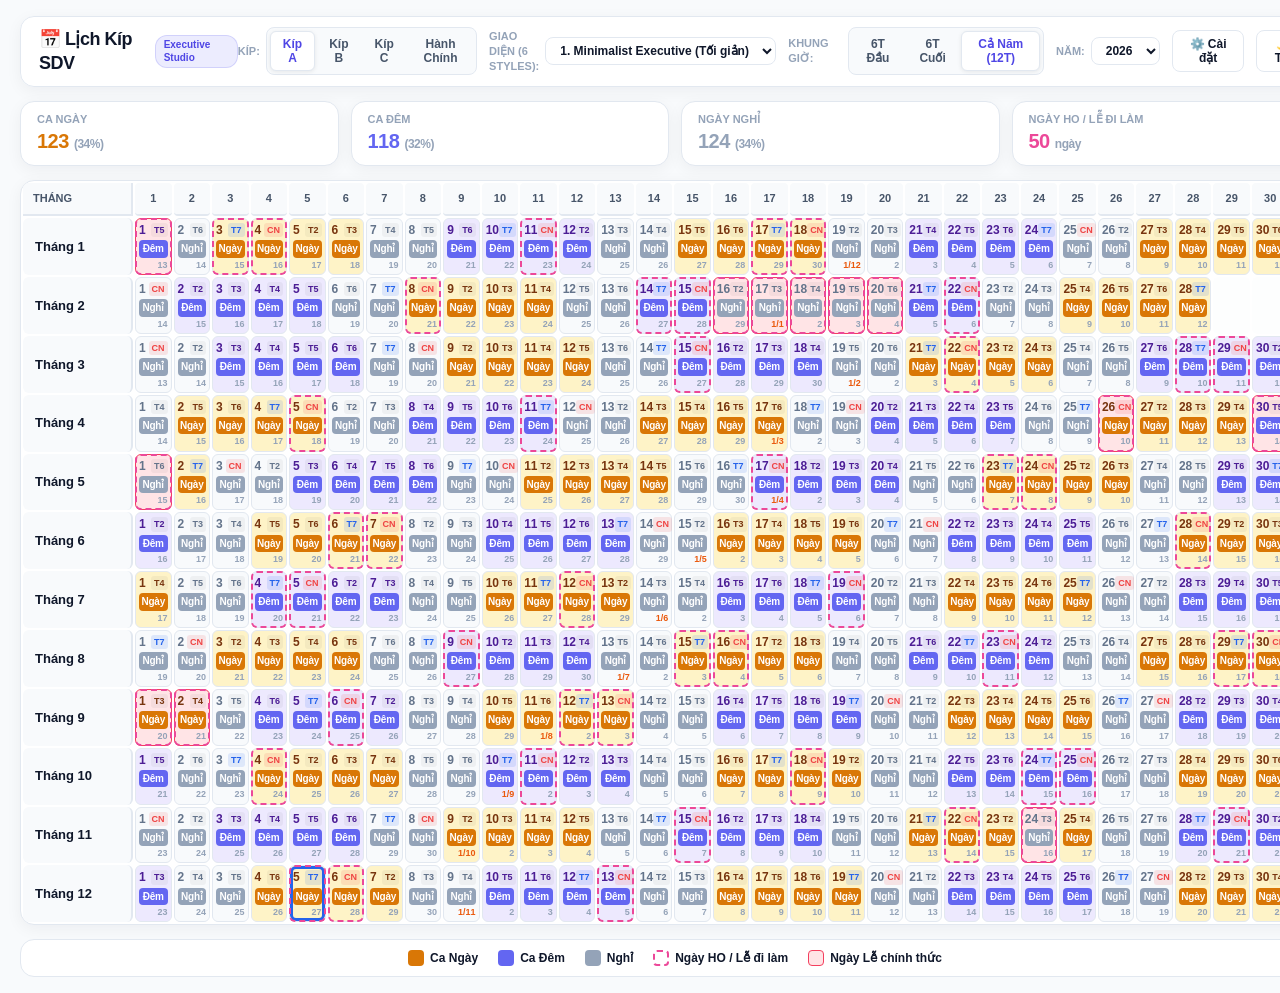
<file: LichKipSDV_PC_Offline.html>
<!DOCTYPE html>
<html lang="vi">
<head>
    <meta charset="UTF-8">
    <meta name="viewport" content="width=device-width, initial-scale=1.0">
    <title>Lịch Kíp SDV - PC Executive Studio (6 Style Presets)</title>
    <style>
        :root {
            /* Default Tokens */
            --bg-page: #f8fafc;
            --bg-card: #ffffff;
            --bg-glass: rgba(255, 255, 255, 0.92);
            --border-card: #e2e8f0;
            --border-cell: #cbd5e1;

            --text-main: #0f172a;
            --text-sub: #475569;
            --text-muted: #94a3b8;
            --accent-primary: #4f46e5;

            --day-bg: #fef3c7;
            --day-text: #78350f;
            --day-tag: #d97706;

            --night-bg: #ede9fe;
            --night-text: #4c1d95;
            --night-tag: #7c3aed;

            --off-bg: #f8fafc;
            --off-text: #64748b;
            --off-tag: #94a3b8;

            --ho-border: #ec4899;
            --ho-border-width: 2px;
            --holiday-bg: #ffe4e6;
            --holiday-border: #f43f5e;

            --today-ring: #2563eb;
            --lunar-1st: #ea580c;

            --font-main: 'Inter', -apple-system, BlinkMacSystemFont, 'Segoe UI', Roboto, Helvetica, Arial, sans-serif;
            --radius-main: 14px;
            --shadow-card: 0 4px 16px rgba(15, 23, 42, 0.05);

            --cell-height: 52px;
            --cell-radius: 6px;
            --cell-gap: 2px;
            --row-gap: 6px;
        }

        body.dark-theme {
            --bg-page: #0b0f19;
            --bg-card: #151c2c;
            --bg-glass: rgba(21, 28, 44, 0.92);
            --border-card: #2a364f;
            --border-cell: #334155;

            --text-main: #f8fafc;
            --text-sub: #cbd5e1;
            --text-muted: #64748b;
            --accent-primary: #6366f1;

            --day-bg: #7c2d12;
            --day-text: #ffedd5;
            --day-tag: #fb923c;

            --night-bg: #312e81;
            --night-text: #e0e7ff;
            --night-tag: #a5b4fc;

            --off-bg: #151c2c;
            --off-text: #94a3b8;
            --off-tag: #64748b;

            --ho-border: #f472b6;
            --holiday-bg: #881337;
            --holiday-border: #fb7185;

            --today-ring: #60a5fa;
            --lunar-1st: #fb923c;
            --shadow-card: 0 4px 16px rgba(0, 0, 0, 0.4);
        }

        /* ── PRESET 1: Minimalist Executive (Default) ──────────────── */

        /* ── PRESET 2: Glassmorphic Glow ───────────────────────────── */
        body.preset-glass {
            --bg-page: #0f172a;
            --bg-card: rgba(30, 41, 59, 0.7);
            --border-card: rgba(255, 255, 255, 0.12);
            --cell-radius: 8px;
            --shadow-card: 0 8px 32px rgba(0, 0, 0, 0.37);
        }

        /* ── PRESET 3: Ultra Compact Density ───────────────────────── */
        body.preset-compact {
            --cell-height: 42px;
            --row-gap: 4px;
            --cell-radius: 4px;
        }
        body.preset-compact .shift-pill-clean { padding: 1px 0; font-size: 10px; }
        body.preset-compact .cell-top-bar { margin-bottom: 1px; }

        /* ── PRESET 4: Soft Card Grid ───────────────────────────────── */
        body.preset-card {
            --cell-radius: 10px;
            --cell-gap: 4px;
            --row-gap: 12px;
        }

        /* ── PRESET 5: High Contrast Vivid ──────────────────────────── */
        body.preset-contrast {
            --day-bg: #f59e0b; --day-text: #ffffff; --day-tag: #b45309;
            --night-bg: #6366f1; --night-text: #ffffff; --night-tag: #3730a3;
            --off-bg: #94a3b8; --off-text: #ffffff; --off-tag: #475569;
        }

        /* ── PRESET 6: Classic Print Matrix ─────────────────────────── */
        body.preset-classic {
            --bg-page: #f1f5f9;
            --bg-card: #ffffff;
            --border-card: #94a3b8;
            --border-cell: #94a3b8;
            --cell-radius: 2px;
            --row-gap: 8px;
        }

        *, *::before, *::after { box-sizing: border-box; margin: 0; padding: 0; }

        body {
            font-family: var(--font-main);
            background-color: var(--bg-page);
            color: var(--text-main);
            line-height: 1.35;
            padding: 16px 20px;
            min-width: 1350px;
            transition: background-color 0.25s ease, color 0.25s ease;
        }

        /* Glass Header */
        .glass-header {
            display: flex;
            justify-content: space-between;
            align-items: center;
            background: var(--bg-glass);
            backdrop-filter: blur(16px);
            padding: 10px 18px;
            border-radius: var(--radius-main);
            box-shadow: var(--shadow-card);
            margin-bottom: 14px;
            border: 1px solid var(--border-card);
            position: sticky;
            top: 8px;
            z-index: 100;
        }

        .header-brand {
            display: flex;
            align-items: center;
            gap: 8px;
        }

        .brand-title {
            font-size: 18px;
            font-weight: 800;
            letter-spacing: -0.5px;
            color: var(--text-main);
        }

        .brand-badge {
            font-size: 10px;
            font-weight: 800;
            background: rgba(99, 102, 241, 0.12);
            color: var(--accent-primary);
            padding: 2px 8px;
            border-radius: 12px;
            border: 1px solid rgba(99, 102, 241, 0.2);
        }

        .header-controls {
            display: flex;
            align-items: center;
            gap: 12px;
        }

        .control-block {
            display: flex;
            align-items: center;
            gap: 6px;
        }

        .control-label {
            font-size: 11px;
            font-weight: 700;
            color: var(--text-muted);
            text-transform: uppercase;
        }

        .segmented-group {
            display: inline-flex;
            background: var(--bg-page);
            padding: 3px;
            border-radius: 8px;
            gap: 2px;
            border: 1px solid var(--border-card);
        }

        .segmented-group button {
            border: none;
            background: transparent;
            padding: 5px 12px;
            font-size: 12px;
            font-weight: 700;
            color: var(--text-sub);
            border-radius: 6px;
            cursor: pointer;
            transition: all 0.2s ease;
        }

        .segmented-group button.active {
            background: var(--bg-card);
            color: var(--accent-primary);
            box-shadow: 0 1px 4px rgba(0,0,0,0.08);
            border: 1px solid var(--border-card);
        }

        .select-input {
            padding: 5px 10px;
            border-radius: 8px;
            border: 1px solid var(--border-card);
            background: var(--bg-card);
            color: var(--text-main);
            font-weight: 700;
            font-size: 12px;
            cursor: pointer;
            outline: none;
        }

        .btn-action {
            background: var(--bg-card);
            border: 1px solid var(--border-card);
            color: var(--text-main);
            padding: 6px 12px;
            border-radius: 8px;
            cursor: pointer;
            font-size: 12px;
            font-weight: 700;
            display: flex;
            align-items: center;
            gap: 6px;
            transition: all 0.2s ease;
        }

        .btn-action:hover {
            border-color: var(--accent-primary);
            transform: translateY(-1px);
        }

        /* KPI Summary Row */
        .kpi-row {
            display: grid;
            grid-template-columns: repeat(4, 1fr);
            gap: 12px;
            margin-bottom: 14px;
        }

        .kpi-card {
            background: var(--bg-card);
            border-radius: var(--radius-main);
            padding: 10px 16px;
            border: 1px solid var(--border-card);
            box-shadow: var(--shadow-card);
            display: flex;
            align-items: center;
            justify-content: space-between;
        }

        .kpi-info h4 {
            font-size: 11px;
            font-weight: 700;
            text-transform: uppercase;
            color: var(--text-muted);
            margin-bottom: 2px;
        }

        .kpi-info .kpi-value {
            font-size: 20px;
            font-weight: 900;
            letter-spacing: -0.5px;
        }

        /* Single Unified Table Grid with Left Sticky Month Column */
        .table-canvas {
            background: var(--bg-card);
            border-radius: var(--radius-main);
            border: 1px solid var(--border-card);
            box-shadow: var(--shadow-card);
            overflow-x: auto;
        }

        table.dashboard-grid {
            width: 100%;
            border-collapse: separate;
            border-spacing: var(--cell-gap);
            table-layout: fixed;
        }

        th.th-month {
            width: 110px;
            background: var(--bg-page);
            color: var(--text-sub);
            font-size: 11px;
            font-weight: 800;
            text-transform: uppercase;
            padding: 8px 10px;
            text-align: left;
            position: sticky;
            left: 0;
            z-index: 20;
            border-bottom: 2px solid var(--border-card);
            border-right: 2px solid var(--border-card);
        }

        th.th-day {
            width: calc((100% - 110px) / 31);
            background: var(--bg-page);
            color: var(--text-sub);
            font-size: 11px;
            font-weight: 800;
            padding: 6px 2px;
            text-align: center;
            border-bottom: 2px solid var(--border-card);
            border-radius: 4px;
        }

        /* STICKY MONTH COLUMN ON THE LEFT */
        td.cell-month-left {
            background: var(--bg-page);
            font-weight: 900;
            font-size: 13px;
            color: var(--text-main);
            padding: 8px 12px;
            text-align: left;
            position: sticky;
            left: 0;
            z-index: 10;
            border-right: 2px solid var(--border-card);
            border-radius: 6px;
        }

        td.td-day-cell {
            height: var(--cell-height);
            vertical-align: top;
            padding: 3px;
            border-radius: var(--cell-radius);
            border: 1px solid var(--border-card);
            position: relative;
            cursor: pointer;
            transition: all 0.15s cubic-bezier(0.4, 0, 0.2, 1);
        }

        td.td-day-cell:hover {
            z-index: 30;
            transform: scale(1.1);
            box-shadow: 0 6px 16px rgba(0,0,0,0.18);
            border-color: var(--accent-primary) !important;
        }

        td.td-empty-cell {
            background: var(--bg-page);
            opacity: 0.25;
            border: none;
            cursor: default;
        }

        /* Day Cell Content (CLEAN - NO ICONS) */
        .cell-top-bar {
            display: flex;
            justify-content: space-between;
            align-items: center;
            font-size: 10px;
            margin-bottom: 2px;
        }

        .solar-num {
            font-size: 12px;
            font-weight: 900;
        }

        .dow-text {
            font-size: 9px;
            font-weight: 800;
            padding: 1px 3px;
            border-radius: 3px;
            background: rgba(0,0,0,0.04);
        }
        .dow-sun { color: #ef4444; background: rgba(239, 68, 68, 0.12); }
        .dow-sat { color: #2563eb; background: rgba(37, 99, 235, 0.12); }

        .shift-pill-clean {
            display: block;
            text-align: center;
            width: 100%;
            padding: 2px 0;
            border-radius: 4px;
            font-size: 10px;
            font-weight: 800;
            margin: 1px 0;
            letter-spacing: -0.2px;
        }

        .lunar-num {
            font-size: 9px;
            font-weight: 700;
            color: var(--text-muted);
            text-align: right;
        }
        .lunar-first { color: var(--lunar-1st); font-weight: 900; }

        /* Ca trực Colors */
        td.shift-NGAY {
            background-color: var(--day-bg);
            color: var(--day-text);
        }
        td.shift-NGAY .shift-pill-clean {
            background: var(--day-tag);
            color: #ffffff;
        }

        td.shift-DEM {
            background-color: var(--night-bg);
            color: var(--night-text);
        }
        td.shift-DEM .shift-pill-clean {
            background: var(--night-tag);
            color: #ffffff;
        }

        td.shift-NGHI {
            background-color: var(--off-bg);
            color: var(--off-text);
        }
        td.shift-NGHI .shift-pill-clean {
            background: var(--off-tag);
            color: #ffffff;
        }

        /* Highlights */
        td.is-ho-cell {
            outline-style: dashed;
            outline-color: var(--ho-border);
            outline-width: var(--ho-border-width);
            outline-offset: -2px;
        }

        td.is-holiday-cell {
            background-color: var(--holiday-bg) !important;
            border-color: var(--holiday-border) !important;
        }

        td.is-today-highlight {
            box-shadow: inset 0 0 0 3px var(--today-ring) !important;
            border-radius: 6px;
        }

        /* Tooltip */
        .glass-tooltip {
            position: fixed;
            background: var(--bg-glass);
            backdrop-filter: blur(12px);
            color: var(--text-main);
            padding: 8px 12px;
            border-radius: 10px;
            font-size: 12px;
            pointer-events: none;
            z-index: 1000;
            display: none;
            box-shadow: 0 8px 24px rgba(0,0,0,0.22);
            border: 1px solid var(--border-card);
            line-height: 1.5;
        }

        /* Settings Overlay Modal */
        .settings-overlay {
            position: fixed;
            top: 0; left: 0; right: 0; bottom: 0;
            background: rgba(15, 23, 42, 0.6);
            backdrop-filter: blur(6px);
            z-index: 200;
            display: flex;
            align-items: center;
            justify-content: center;
            opacity: 0;
            pointer-events: none;
            transition: all 0.25s ease;
        }

        .settings-overlay.active {
            opacity: 1;
            pointer-events: auto;
        }

        .settings-card {
            background: var(--bg-card);
            width: 520px;
            max-width: 92vw;
            border-radius: var(--radius-main);
            border: 1px solid var(--border-card);
            box-shadow: 0 20px 40px rgba(0,0,0,0.3);
            padding: 20px 24px;
            transform: scale(0.95);
            transition: transform 0.25s ease;
        }

        .settings-overlay.active .settings-card { transform: scale(1); }

        .settings-header {
            display: flex;
            justify-content: space-between;
            align-items: center;
            margin-bottom: 14px;
            padding-bottom: 10px;
            border-bottom: 1px solid var(--border-card);
        }

        .settings-header h3 { font-size: 16px; font-weight: 800; }
        .btn-close { background: transparent; border: none; font-size: 20px; color: var(--text-muted); cursor: pointer; }

        .setting-group { margin-bottom: 14px; }
        .setting-title { font-size: 12px; font-weight: 700; color: var(--text-sub); margin-bottom: 6px; text-transform: uppercase; }

        .color-pickers { display: flex; gap: 8px; flex-wrap: wrap; }
        .swatch { width: 30px; height: 30px; border-radius: 8px; cursor: pointer; border: 2px solid transparent; transition: transform 0.15s ease; }
        .swatch:hover { transform: scale(1.15); }
        .swatch.active { border-color: var(--text-main); transform: scale(1.15); }

        .setting-row { display: flex; justify-content: space-between; align-items: center; margin-bottom: 10px; font-size: 13px; font-weight: 600; }

        .toggle-switch { position: relative; width: 42px; height: 22px; display: inline-block; }
        .toggle-switch input { opacity: 0; width: 0; height: 0; }
        .slider { position: absolute; cursor: pointer; top: 0; left: 0; right: 0; bottom: 0; background-color: var(--border-card); transition: .3s; border-radius: 24px; }
        .slider:before { position: absolute; content: ""; height: 16px; width: 16px; left: 3px; bottom: 3px; background-color: white; transition: .3s; border-radius: 50%; }
        input:checked + .slider { background-color: var(--accent-primary); }
        input:checked + .slider:before { transform: translateX(20px); }

        .border-btns { display: flex; gap: 6px; }
        .border-btn { border: 1px solid var(--border-card); background: var(--bg-page); color: var(--text-sub); padding: 3px 8px; font-size: 11px; font-weight: 700; border-radius: 6px; cursor: pointer; }
        .border-btn.active { background: var(--accent-primary); color: #fff; border-color: var(--accent-primary); }

        .legend-bar {
            display: flex; gap: 20px; justify-content: center; margin-top: 14px; padding: 10px;
            background: var(--bg-card); border-radius: var(--radius-main); border: 1px solid var(--border-card); font-size: 12px; font-weight: 700;
        }

        .legend-item { display: flex; align-items: center; gap: 6px; }
        .legend-box { width: 16px; height: 16px; border-radius: 4px; }

        @media print {
            body { padding: 0; background: #fff; color: #000; min-width: auto; }
            .glass-header, .segmented-group, .select-input, .theme-toggle-btn { display: none !important; }
            td.td-day-cell { height: 40px; }
            .table-canvas { border: none; box-shadow: none; }
        }
    </style>
</head>
<body>
    <!-- Glass Header -->
    <header class="glass-header">
        <div class="header-brand">
            <div class="brand-title">📅 Lịch Kíp SDV</div>
            <span class="brand-badge">Executive Studio</span>
        </div>

        <div class="header-controls">
            <div class="control-block">
                <span class="control-label">Kíp:</span>
                <div class="segmented-group" id="crewGroup">
                    <button class="active" data-crew="A">Kíp A</button>
                    <button data-crew="B">Kíp B</button>
                    <button data-crew="C">Kíp C</button>
                    <button data-crew="HC">Hành Chính</button>
                </div>
            </div>

            <div class="control-block">
                <span class="control-label">Giao diện (6 Styles):</span>
                <select id="presetSelect" class="select-input">
                    <option value="minimalist" selected>1. Minimalist Executive (Tối giản)</option>
                    <option value="glass">2. Glassmorphic Glow (Kính mờ)</option>
                    <option value="compact">3. Ultra Compact (Cô đọng)</option>
                    <option value="card">4. Soft Card Grid (Thẻ bo mềm)</option>
                    <option value="contrast">5. High Contrast (Tương phản)</option>
                    <option value="classic">6. Classic Print (Cổ điển)</option>
                </select>
            </div>

            <div class="control-block">
                <span class="control-label">Khung giờ:</span>
                <div class="segmented-group" id="viewGroup">
                    <button data-view="6a">6T Đầu</button>
                    <button data-view="6b">6T Cuối</button>
                    <button class="active" data-view="12">Cả Năm (12T)</button>
                </div>
            </div>

            <div class="control-block">
                <span class="control-label">Năm:</span>
                <select id="yearSelect" class="select-input">
                    <option value="2025">2025</option>
                    <option value="2026" selected>2026</option>
                    <option value="2027">2027</option>
                    <option value="2028">2028</option>
                </select>
            </div>

            <button id="btnOpenSettings" class="btn-action" title="Tuỳ chỉnh màu sắc & giao diện">
                ⚙️ Cài đặt
            </button>

            <button id="btnThemeToggle" class="btn-action" title="Đổi giao diện Sáng/Tối">
                🌙 Tối
            </button>
        </div>
    </header>

    <!-- KPI Summary Row -->
    <div class="kpi-row" id="kpiRow"></div>

    <!-- Main Grid Canvas (Single Table with Left Month Column) -->
    <div class="table-canvas">
        <table class="dashboard-grid">
            <thead>
                <tr id="gridHeaderRow">
                    <th class="th-month">Tháng</th>
                </tr>
            </thead>
            <tbody id="gridBody"></tbody>
        </table>
    </div>

    <!-- Legend Footer -->
    <footer class="legend-bar">
        <div class="legend-item"><div class="legend-box" style="background:var(--day-tag)"></div> Ca Ngày</div>
        <div class="legend-item"><div class="legend-box" style="background:var(--night-tag)"></div> Ca Đêm</div>
        <div class="legend-item"><div class="legend-box" style="background:var(--off-tag)"></div> Nghỉ</div>
        <div class="legend-item"><div class="legend-box" style="background:var(--ho-bg); border:2px dashed var(--ho-border)"></div> Ngày HO / Lễ đi làm</div>
        <div class="legend-item"><div class="legend-box" style="background:var(--holiday-bg); border:1px solid var(--holiday-border)"></div> Ngày Lễ chính thức</div>
    </footer>

    <!-- Tooltip -->
    <div id="tooltip" class="glass-tooltip"></div>

    <!-- Settings Overlay Modal -->
    <div class="settings-overlay" id="settingsOverlay">
        <div class="settings-card">
            <div class="settings-header">
                <h3>⚙️ Tuỳ chỉnh giao diện & màu sắc</h3>
                <button id="btnCloseSettings" class="btn-close">&times;</button>
            </div>
            <div class="settings-body">
                <!-- Preset select in settings -->
                <div class="setting-group">
                    <div class="setting-title">🎨 Chọn Style Presets (6 Kiểu):</div>
                    <select id="modalPresetSelect" class="select-input" style="width:100%">
                        <option value="minimalist">1. Minimalist Executive (Tối giản thanh lịch)</option>
                        <option value="glass">2. Glassmorphic Glow (Kính mờ dạ quang)</option>
                        <option value="compact">3. Ultra Compact (Cô đọng 12T không cuộn)</option>
                        <option value="card">4. Soft Card Grid (Thẻ bo góc mượt)</option>
                        <option value="contrast">5. High Contrast (Tương phản sắc nét)</option>
                        <option value="classic">6. Classic Print (Cổ điển in ấn báo cáo)</option>
                    </select>
                </div>

                <!-- Day color swatch -->
                <div class="setting-group">
                    <div class="setting-title">☀️ Màu ca Ngày:</div>
                    <div class="color-pickers" id="dayColors"></div>
                </div>

                <!-- Night color swatch -->
                <div class="setting-group">
                    <div class="setting-title">🌙 Màu ca Đêm:</div>
                    <div class="color-pickers" id="nightColors"></div>
                </div>

                <!-- HO color swatch -->
                <div class="setting-group">
                    <div class="setting-row">
                        <span class="setting-title" style="margin:0">🌸 Viền ngày HO:</span>
                        <div class="border-btns" id="borderBtns">
                            <button class="border-btn" data-width="1">Mảnh</button>
                            <button class="border-btn active" data-width="2">Vừa</button>
                            <button class="border-btn" data-width="3">Dày</button>
                        </div>
                    </div>
                    <div class="color-pickers" id="hoColors"></div>
                </div>

                <!-- Hide Holiday -->
                <div class="setting-row">
                    <span>🚫 Ẩn ca ngày Lễ chính thức</span>
                    <label class="toggle-switch">
                        <input type="checkbox" id="switchHideHoliday">
                        <span class="slider"></span>
                    </label>
                </div>
            </div>
        </div>
    </div>

    <script>
    
const LunarCalendar = (() => {
    const PI = Math.PI;
    function floorInt(d) { return Math.floor(d); }

    function jdFromDate(dd, mm, yy) {
        const a = floorInt((14 - mm) / 12);
        const y = yy + 4800 - a;
        const m = mm + 12 * a - 3;
        let jd = dd + floorInt((153 * m + 2) / 5) + 365 * y + floorInt(y / 4) - floorInt(y / 100) + floorInt(y / 400) - 32045;
        if (jd < 2299161) jd = dd + floorInt((153 * m + 2) / 5) + 365 * y + floorInt(y / 4) - 32083;
        return jd;
    }

    function jdToDate(jd) {
        let a, b, c;
        if (jd > 2299160) {
            a = jd + 32044;
            b = floorInt((4 * a + 3) / 146097);
            c = a - floorInt(b * 146097 / 4);
        } else {
            b = 0; c = jd + 32082;
        }
        const d = floorInt((4 * c + 3) / 1461);
        const e = c - floorInt(1461 * d / 4);
        const m = floorInt((5 * e + 2) / 153);
        const day = e - floorInt((153 * m + 2) / 5) + 1;
        const month = m + 3 - 12 * floorInt(m / 10);
        const year = b * 100 + d - 4800 + floorInt(m / 10);
        return [day, month, year];
    }

    function sunLongitude(jdn) {
        const julianTime = (jdn - 2451545.0) / 36525;
        const squareJulianTime = julianTime * julianTime;
        const dr = PI / 180;
        const meanAnomaly = 357.52910 + 35999.05030 * julianTime - 0.0001559 * squareJulianTime - 0.00000048 * julianTime * squareJulianTime;
        const meanLongitude = 280.46645 + 36000.76983 * julianTime + 0.0003032 * squareJulianTime;
        let dl = (1.914600 - 0.004817 * julianTime - 0.000014 * squareJulianTime) * Math.sin(dr * meanAnomaly);
        dl += (0.019993 - 0.000101 * julianTime) * Math.sin(dr * 2 * meanAnomaly) + 0.000290 * Math.sin(dr * 3 * meanAnomaly);
        let trueLongitude = meanLongitude + dl;
        trueLongitude -= 360 * floorInt(trueLongitude / 360);
        return trueLongitude;
    }

    function newMoon(k) {
        const julianTime = k / 1236.85;
        const squareJulianTime = julianTime * julianTime;
        const cubicJulianTime = squareJulianTime * julianTime;
        const dr = PI / 180;
        let jd1 = 2415020.75933 + 29.53058868 * k + 0.0001178 * squareJulianTime - 0.000000155 * cubicJulianTime;
        jd1 += 0.00033 * Math.sin((166.56 + 132.87 * julianTime - 0.009173 * squareJulianTime) * dr);
        const sunMeanAnomaly = 359.2242 + 29.10535608 * k - 0.0000333 * squareJulianTime - 0.00000347 * cubicJulianTime;
        const moonMeanAnomaly = 306.0253 + 385.81691806 * k + 0.0107306 * squareJulianTime + 0.00001236 * cubicJulianTime;
        const f = 21.2964 + 390.67050646 * k - 0.0016528 * squareJulianTime - 0.00000239 * cubicJulianTime;
        let c1 = (0.1734 - 0.000393 * julianTime) * Math.sin(sunMeanAnomaly * dr) + 0.0021 * Math.sin(2 * dr * sunMeanAnomaly);
        c1 = c1 - 0.4068 * Math.sin(moonMeanAnomaly * dr) + 0.0161 * Math.sin(dr * 2 * moonMeanAnomaly);
        c1 -= 0.0004 * Math.sin(dr * 3 * moonMeanAnomaly);
        c1 = c1 + 0.0104 * Math.sin(dr * 2 * f) - 0.0051 * Math.sin(dr * (sunMeanAnomaly + moonMeanAnomaly));
        c1 = c1 - 0.0074 * Math.sin(dr * (sunMeanAnomaly - moonMeanAnomaly)) + 0.0004 * Math.sin(dr * (2 * f + sunMeanAnomaly));
        c1 = c1 - 0.0004 * Math.sin(dr * (2 * f - sunMeanAnomaly)) - 0.0006 * Math.sin(dr * (2 * f + moonMeanAnomaly));
        c1 += 0.0010 * Math.sin(dr * (2 * f - moonMeanAnomaly)) + 0.0005 * Math.sin(dr * (2 * moonMeanAnomaly + sunMeanAnomaly));
        const deltAt = julianTime < -11 ? (0.001 + 0.000839 * julianTime + 0.0002261 * squareJulianTime - 0.00000845 * cubicJulianTime - 0.000000081 * julianTime * cubicJulianTime) : (-0.000278 + 0.000265 * julianTime + 0.000262 * squareJulianTime);
        return jd1 + c1 - deltAt;
    }

    function getSunLongitude(dayNumber, timeZone) { return sunLongitude(dayNumber - 0.5 - timeZone / 24); }
    function getNewMoonDay(k, timeZone) { return floorInt(newMoon(k) + 0.5 + timeZone / 24); }

    function getLunarMonth11(yy, timeZone) {
        const off = jdFromDate(31, 12, yy) - 2415021.076998695;
        const k = floorInt(off / 29.530588853);
        let nm = getNewMoonDay(k, timeZone);
        const sunLong = floorInt(getSunLongitude(nm, timeZone) / 30);
        if (sunLong >= 9) nm = getNewMoonDay(k - 1, timeZone);
        return nm;
    }

    function getLeapMonthOffset(a11, timeZone) {
        const k = floorInt(0.5 + (a11 - 2415021.076998695) / 29.530588853);
        let last = 0, i = 1, arc = floorInt(getSunLongitude(getNewMoonDay(k + i, timeZone), timeZone) / 30);
        do { last = arc; i++; arc = floorInt(getSunLongitude(getNewMoonDay(k + i, timeZone), timeZone) / 30); } while (arc !== last && i < 14);
        return i - 1;
    }

    function convertSolar2Lunar(dd, mm, yy, timeZone = 7) {
        const dayNumber = jdFromDate(dd, mm, yy);
        const k = floorInt((dayNumber - 2415021.076998695) / 29.530588853);
        let monthStart = getNewMoonDay(k + 1, timeZone);
        if (monthStart > dayNumber) monthStart = getNewMoonDay(k, timeZone);
        let a11 = getLunarMonth11(yy, timeZone), b11 = a11, lunarYear;
        if (a11 >= monthStart) { lunarYear = yy; a11 = getLunarMonth11(yy - 1, timeZone); }
        else { lunarYear = yy + 1; b11 = getLunarMonth11(yy + 1, timeZone); }
        const lunarDay = dayNumber - monthStart + 1;
        const diff = floorInt((monthStart - a11) / 29);
        let lunarLeap = false, lunarMonth = diff + 11;
        if (b11 - a11 > 365) {
            const leapMonthDiff = getLeapMonthOffset(a11, timeZone);
            if (diff >= leapMonthDiff) {
                lunarMonth = diff + 10;
                if (diff === leapMonthDiff) lunarLeap = true;
            }
        }
        if (lunarMonth > 12) lunarMonth -= 12;
        if (lunarMonth >= 11 && diff < 4) lunarYear -= 1;
        return [lunarDay, lunarMonth, lunarYear, lunarLeap];
    }

    function convertLunar2Solar(lunarDay, lunarMonth, lunarYear, lunarLeap = 0, timeZone = 7) {
        let a11, b11;
        if (lunarMonth < 11) {
            a11 = getLunarMonth11(lunarYear - 1, timeZone);
            b11 = getLunarMonth11(lunarYear, timeZone);
        } else {
            a11 = getLunarMonth11(lunarYear, timeZone);
            b11 = getLunarMonth11(lunarYear + 1, timeZone);
        }
        const k = floorInt(0.5 + (a11 - 2415021.076998695) / 29.530588853);
        let off = lunarMonth - 11;
        if (off < 0) off += 12;
        if (b11 - a11 > 365) {
            const leapOff = getLeapMonthOffset(a11, timeZone);
            let leapMonth = leapOff - 2;
            if (leapMonth < 0) leapMonth += 12;
            if (lunarLeap !== 0 && lunarMonth !== leapMonth) return [0, 0, 0];
            else if (lunarLeap !== 0 || off >= leapOff) off += 1;
        }
        const monthStart = getNewMoonDay(k + off, timeZone);
        const [day, month, year] = jdToDate(monthStart + lunarDay - 1);
        return new Date(year, month - 1, day);
    }

    function getLunarDate(date) {
        const [day, month, year, isLeap] = convertSolar2Lunar(date.getDate(), date.getMonth() + 1, date.getFullYear(), 7);
        return { day, month, year, isLeap, dayText: day === 1 ? `${day}/${month}` : `${day}` };
    }

    return { getLunarDate, convertSolar2Lunar, convertLunar2Solar };
})();


    
const ShiftCalculator = (() => {
    const ShiftType = { NGAY: 'NGAY', DEM: 'DEM', NGHI: 'NGHI' };
    const SHIFT_LABELS = { NGAY: 'Ngày', DEM: 'Đêm', NGHI: 'Nghỉ' };
    const CYCLE = [
        ShiftType.NGAY, ShiftType.NGAY, ShiftType.NGAY, ShiftType.NGAY,
        ShiftType.NGHI, ShiftType.NGHI,
        ShiftType.DEM, ShiftType.DEM, ShiftType.DEM, ShiftType.DEM,
        ShiftType.NGHI, ShiftType.NGHI
    ];
    const CREWS = [
        { id: 'A', name: 'Kíp A', offset: 0 },
        { id: 'B', name: 'Kíp B', offset: 8 },
        { id: 'C', name: 'Kíp C', offset: 4 },
        { id: 'HC', name: 'Hành Chính', offset: -1 }
    ];

    const ANCHOR = new Date(2026, 0, 3);
    function toJDN(date) {
        const y = date.getFullYear(), m = date.getMonth() + 1, d = date.getDate();
        const a = Math.floor((14 - m) / 12), yy = y + 4800 - a, mm = m + 12 * a - 3;
        return d + Math.floor((153 * mm + 2) / 5) + 365 * yy + Math.floor(yy / 4) - Math.floor(yy / 100) + Math.floor(yy / 400) - 32045;
    }
    function mod(a, b) { return ((a % b) + b) % b; }
    function addDays(date, n) { const d = new Date(date); d.setDate(d.getDate() + n); return d; }
    function dayOfWeek(date) { const d = date.getDay(); return d === 0 ? 7 : d; }

    function isSaturdayHO(date) {
        if (dayOfWeek(date) !== 6) return false;
        const y = date.getFullYear(), m = date.getMonth() + 1, d = date.getDate();
        if (y > 2026) return false;
        if (y === 2026) {
            return (m===1&&(d===3||d===17))||(m===2&&d===14)||(m===3&&(d===14||d===28))||
                   (m===4&&(d===11||d===25))||(m===5&&(d===9||d===23))||(m===6&&(d===6||d===20))||
                   (m===7&&d===4)||(m===8&&(d===15||d===29))||(m===9&&(d===12||d===26))||
                   (m===10&&d===24)||(m===11&&d===7)||(m===12&&d===5);
        }
        const nth = Math.floor((d - 1) / 7) + 1;
        return nth === 1 || nth === 3;
    }

    const holidayDynamicCache = {};

    function getDynamicHolidays(year) {
        if (holidayDynamicCache[year]) return holidayDynamicCache[year];
        const lunarNewYear = LunarCalendar.convertLunar2Solar(1, 1, year, 0, 7);
        const hungKings = LunarCalendar.convertLunar2Solar(10, 3, year, 0, 7);
        const res = { lunarNewYear, hungKings };
        holidayDynamicCache[year] = res;
        return res;
    }

    function isLunarNewYear(date) {
        const dyn = getDynamicHolidays(date.getFullYear());
        if (!dyn.lunarNewYear) return false;
        const firstDayOff = addDays(dyn.lunarNewYear, -1);
        const dayAfterHoliday = addDays(dyn.lunarNewYear, 4);
        return date >= firstDayOff && date < dayAfterHoliday;
    }

    function isHungKingsCommemoration(date) {
        const dyn = getDynamicHolidays(date.getFullYear());
        if (!dyn.hungKings) return false;
        return date.getFullYear() === dyn.hungKings.getFullYear() &&
               date.getMonth() === dyn.hungKings.getMonth() &&
               date.getDate() === dyn.hungKings.getDate();
    }

    function isHoliday(date) {
        const m = date.getMonth() + 1, d = date.getDate();
        if (m===1&&d===1) return true;   // Tết Dương lịch
        if (m===4&&d===30) return true;  // Giải phóng miền Nam
        if (m===5&&d===1) return true;   // Quốc tế Lao động
        if (m===9&&(d===1||d===2)) return true; // Quốc khánh
        if (m===11&&d===24) return true; // Thành lập công ty
        if (m===12&&d===31) return true; // SDV Day
        return isLunarNewYear(date) || isHungKingsCommemoration(date);
    }

    function getHolidayName(date) {
        const m = date.getMonth() + 1, d = date.getDate();
        if (m===1&&d===1) return 'Tết Dương lịch';
        if (m===4&&d===30) return 'Giải phóng miền Nam';
        if (m===5&&d===1) return 'Quốc tế Lao động';
        if (m===9&&(d===1||d===2)) return 'Quốc khánh';
        if (m===11&&d===24) return 'Kỷ niệm ngày thành lập';
        if (m===12&&d===31) return 'SDV Day';
        if (isLunarNewYear(date)) return 'Tết Nguyên Đán';
        if (isHungKingsCommemoration(date)) return 'Giỗ Tổ Hùng Vương';
        if (isHoliday(date)) return 'Ngày lễ';
        return null;
    }

    function countHolidaysBetween(anchor, target) {
        let count = 0;
        if (target > anchor) {
            let curr = addDays(anchor, 1);
            while (curr < target) { if (isHoliday(curr)) count++; curr = addDays(curr, 1); }
        } else if (target < anchor) {
            let curr = addDays(target, 1);
            while (curr <= anchor) { if (isHoliday(curr)) count--; curr = addDays(curr, 1); }
        }
        return count;
    }

    function getShift(crewId, date) {
        if (crewId === 'HC') return dayOfWeek(date) <= 5 ? ShiftType.NGAY : ShiftType.NGHI;
        const crew = CREWS.find(c => c.id === crewId);
        if (!crew) return ShiftType.NGHI;
        const diff = toJDN(date) - toJDN(ANCHOR);
        const holidayAdj = countHolidaysBetween(ANCHOR, date);
        const idx = mod(crew.offset + diff - holidayAdj, CYCLE.length);
        return CYCLE[idx];
    }

    const REAL_2026_HOLIDAYS = {
        '1-1': { A: ShiftType.DEM, B: ShiftType.NGHI, C: ShiftType.NGAY },
        '4-26': { A: ShiftType.NGAY, B: ShiftType.NGHI, C: ShiftType.DEM },
        '4-30': { A: ShiftType.DEM, B: ShiftType.NGAY, C: ShiftType.NGHI },
        '5-1': { A: ShiftType.NGHI, B: ShiftType.NGAY, C: ShiftType.DEM },
        '9-1': { A: ShiftType.NGAY, B: ShiftType.DEM, C: ShiftType.NGHI },
        '9-2': { A: ShiftType.NGAY, B: ShiftType.NGHI, C: ShiftType.DEM },
        '11-24': { A: ShiftType.NGHI, B: ShiftType.NGAY, C: ShiftType.DEM },
        '12-31': { A: ShiftType.NGAY, B: ShiftType.DEM, C: ShiftType.NGHI }
    };

    function getActualShift(crewId, date, hideHoliday = false) {
        if (crewId === 'HC') return (isHoliday(date) || dayOfWeek(date) > 5) ? ShiftType.NGHI : ShiftType.NGAY;
        if (isLunarNewYear(date)) return ShiftType.NGHI;
        if (isHoliday(date)) {
            if (hideHoliday) return ShiftType.NGHI;
            const y = date.getFullYear(), m = date.getMonth() + 1, d = date.getDate();
            if (y === 2026) {
                const key = `${m}-${d}`;
                const map = REAL_2026_HOLIDAYS[key];
                if (map) return map[crewId] || ShiftType.NGHI;
            }
            const prevDay = addDays(date, -1), nextDay = addDays(date, 1);
            const isPrevHol = isHoliday(prevDay) && !isLunarNewYear(prevDay);
            const isNextHol = isHoliday(nextDay) && !isLunarNewYear(nextDay);
            const baseShifts = { A: getShift('A', date), B: getShift('B', date), C: getShift('C', date) };
            const entries = Object.entries(baseShifts);
            const dayCrew = entries.find(e => e[1] === ShiftType.NGAY)?.[0];
            const nightCrew = entries.find(e => e[1] === ShiftType.DEM)?.[0];
            const offCrew = entries.find(e => e[1] === ShiftType.NGHI)?.[0];

            if (isNextHol) {
                if (crewId === offCrew) return ShiftType.NGAY;
                if (crewId === dayCrew) return ShiftType.DEM;
                if (crewId === nightCrew) return ShiftType.NGHI;
            } else if (isPrevHol) {
                const bsPrev = { A: getShift('A', prevDay), B: getShift('B', prevDay), C: getShift('C', prevDay) };
                const eP = Object.entries(bsPrev);
                const dc = eP.find(e => e[1] === ShiftType.NGAY)?.[0];
                const nc = eP.find(e => e[1] === ShiftType.DEM)?.[0];
                const oc = eP.find(e => e[1] === ShiftType.NGHI)?.[0];
                if (crewId === oc) return ShiftType.NGAY;
                if (crewId === dc) return ShiftType.NGHI;
                if (crewId === nc) return ShiftType.DEM;
            } else {
                if (crewId === dayCrew) return ShiftType.NGAY;
                if (crewId === nightCrew) return ShiftType.NGHI;
                if (crewId === offCrew) return ShiftType.DEM;
            }
            return ShiftType.NGHI;
        }
        return getShift(crewId, date);
    }

    function getShiftInfo(crewId, date, hideHoliday = false) {
        const actualShift = getActualShift(crewId, date, hideHoliday);
        const isOfficialHol = isHoliday(date);
        const holName = getHolidayName(date);
        const isSundayWork = dayOfWeek(date) === 7 && actualShift !== ShiftType.NGHI;
        const isSaturdayWork = isSaturdayHO(date) && actualShift !== ShiftType.NGHI;
        const isHO = isOfficialHol || isSundayWork || isSaturdayWork;
        let finalHolName = null;
        if (isOfficialHol) finalHolName = holName;
        else if (isSundayWork) finalHolName = 'Chủ Nhật đi làm (HO)';
        else if (isSaturdayWork) finalHolName = 'Thứ Bảy đi làm (HO)';
        return { type: actualShift, isHoliday: isHO, holidayName: finalHolName, isOfficialHoliday: isOfficialHol };
    }

    function isHODateForStats(crewId, date) {
        if (crewId === 'HC') return false;
        const actualShift = getActualShift(crewId, date);
        if (isHoliday(date)) {
            return actualShift === ShiftType.NGAY;
        } else {
            return (dayOfWeek(date) === 7 || isSaturdayHO(date)) && actualShift !== ShiftType.NGHI;
        }
    }

    return { ShiftType, SHIFT_LABELS, CREWS, getShiftInfo, isHoliday, isHODateForStats };
})();


    document.addEventListener('DOMContentLoaded', () => {
        // Generate Header 1..31
        const gridHeaderRow = document.getElementById('gridHeaderRow');
        for (let i = 1; i <= 31; i++) {
            const th = document.createElement('th');
            th.className = 'th-day';
            th.textContent = i;
            gridHeaderRow.appendChild(th);
        }

        const DAY_SWATCHES = [
            { bg: '#fef3c7', text: '#78350f', tag: '#d97706' },
            { bg: '#fee2e2', text: '#7f1d1d', tag: '#dc2626' },
            { bg: '#d1fae5', text: '#064e3b', tag: '#059669' },
            { bg: '#dbeafe', text: '#1e3a8a', tag: '#2563eb' },
            { bg: '#ede9fe', text: '#4c1d95', tag: '#7c3aed' },
            { bg: '#ffedd5', text: '#7c2d12', tag: '#ea580c' }
        ];

        const NIGHT_SWATCHES = [
            { bg: '#ede9fe', text: '#4c1d95', tag: '#6366f1' },
            { bg: '#e0e7ff', text: '#312e81', tag: '#4f46e5' },
            { bg: '#e0f2fe', text: '#0369a1', tag: '#0284c7' },
            { bg: '#d1fae5', text: '#064e3b', tag: '#10b981' },
            { bg: '#f1f5f9', text: '#1e293b', tag: '#64748b' }
        ];

        const HO_SWATCHES = ['#ec4899', '#ef4444', '#f59e0b', '#10b981', '#3b82f6', '#8b5cf6'];

        let prefs = JSON.parse(localStorage.getItem('lich_pc_studio_prefs')) || {
            crew: 'A',
            year: 2026,
            view: '12',
            preset: 'minimalist',
            theme: 'light',
            dayColor: '#fef3c7',
            dayTag: '#d97706',
            nightColor: '#ede9fe',
            nightTag: '#6366f1',
            hoColor: '#ec4899',
            hoBorderWidth: 2,
            hideHoliday: false
        };

        function savePrefs() {
            localStorage.setItem('lich_pc_studio_prefs', JSON.stringify(prefs));
            applyCustomStyles();
            renderDashboard();
        }

        function applyCustomStyles() {
            document.body.className = '';
            if (prefs.theme === 'dark') document.body.classList.add('dark-theme');
            if (prefs.preset && prefs.preset !== 'minimalist') document.body.classList.add('preset-' + prefs.preset);

            document.documentElement.style.setProperty('--day-bg', prefs.dayColor);
            document.documentElement.style.setProperty('--day-tag', prefs.dayTag);
            document.documentElement.style.setProperty('--night-bg', prefs.nightColor);
            document.documentElement.style.setProperty('--night-tag', prefs.nightTag);
            document.documentElement.style.setProperty('--ho-border', prefs.hoColor);
            document.documentElement.style.setProperty('--ho-border-width', prefs.hoBorderWidth + 'px');
        }

        applyCustomStyles();

        const crewButtons = document.querySelectorAll('#crewGroup button');
        const viewButtons = document.querySelectorAll('#viewGroup button');
        const yearSelect = document.getElementById('yearSelect');
        const presetSelect = document.getElementById('presetSelect');
        const modalPresetSelect = document.getElementById('modalPresetSelect');
        const btnThemeToggle = document.getElementById('btnThemeToggle');

        const gridBody = document.getElementById('gridBody');
        const kpiRow = document.getElementById('kpiRow');
        const tooltip = document.getElementById('tooltip');

        const btnOpenSettings = document.getElementById('btnOpenSettings');
        const btnCloseSettings = document.getElementById('btnCloseSettings');
        const settingsOverlay = document.getElementById('settingsOverlay');
        const switchHideHoliday = document.getElementById('switchHideHoliday');

        const DOW_SHORT = ['CN', 'T2', 'T3', 'T4', 'T5', 'T6', 'T7'];

        if (prefs.theme === 'dark') btnThemeToggle.innerHTML = '☀️ Sáng';

        btnThemeToggle.addEventListener('click', () => {
            const isDark = document.body.classList.toggle('dark-theme');
            prefs.theme = isDark ? 'dark' : 'light';
            btnThemeToggle.innerHTML = isDark ? '☀️ Sáng' : '🌙 Tối';
            savePrefs();
        });

        // Set control states
        crewButtons.forEach(b => b.classList.toggle('active', b.dataset.crew === prefs.crew));
        viewButtons.forEach(b => b.classList.toggle('active', b.dataset.view === prefs.view));
        yearSelect.value = prefs.year;
        presetSelect.value = prefs.preset;
        modalPresetSelect.value = prefs.preset;
        switchHideHoliday.checked = prefs.hideHoliday;

        crewButtons.forEach(btn => {
            btn.addEventListener('click', () => {
                crewButtons.forEach(b => b.classList.remove('active'));
                btn.classList.add('active');
                prefs.crew = btn.dataset.crew;
                savePrefs();
            });
        });

        viewButtons.forEach(btn => {
            btn.addEventListener('click', () => {
                viewButtons.forEach(b => b.classList.remove('active'));
                btn.classList.add('active');
                prefs.view = btn.dataset.view;
                savePrefs();
            });
        });

        yearSelect.addEventListener('change', (e) => {
            prefs.year = parseInt(e.target.value);
            savePrefs();
        });

        function handlePresetChange(val) {
            prefs.preset = val;
            presetSelect.value = val;
            modalPresetSelect.value = val;
            savePrefs();
        }

        presetSelect.addEventListener('change', (e) => handlePresetChange(e.target.value));
        modalPresetSelect.addEventListener('change', (e) => handlePresetChange(e.target.value));

        switchHideHoliday.addEventListener('change', (e) => {
            prefs.hideHoliday = e.target.checked;
            savePrefs();
        });

        // Settings Modal events
        btnOpenSettings.addEventListener('click', () => settingsOverlay.classList.add('active'));
        btnCloseSettings.addEventListener('click', () => settingsOverlay.classList.remove('active'));
        settingsOverlay.addEventListener('click', (e) => {
            if (e.target === settingsOverlay) settingsOverlay.classList.remove('active');
        });

        // Swatches
        const dayColorsDiv = document.getElementById('dayColors');
        DAY_SWATCHES.forEach(s => {
            const el = document.createElement('div');
            el.className = 'swatch' + (prefs.dayColor === s.bg ? ' active' : '');
            el.style.background = s.bg;
            el.addEventListener('click', () => {
                prefs.dayColor = s.bg; prefs.dayTag = s.tag;
                document.querySelectorAll('#dayColors .swatch').forEach(x => x.classList.remove('active'));
                el.classList.add('active');
                savePrefs();
            });
            dayColorsDiv.appendChild(el);
        });

        const nightColorsDiv = document.getElementById('nightColors');
        NIGHT_SWATCHES.forEach(s => {
            const el = document.createElement('div');
            el.className = 'swatch' + (prefs.nightColor === s.bg ? ' active' : '');
            el.style.background = s.bg;
            el.addEventListener('click', () => {
                prefs.nightColor = s.bg; prefs.nightTag = s.tag;
                document.querySelectorAll('#nightColors .swatch').forEach(x => x.classList.remove('active'));
                el.classList.add('active');
                savePrefs();
            });
            nightColorsDiv.appendChild(el);
        });

        const hoColorsDiv = document.getElementById('hoColors');
        HO_SWATCHES.forEach(color => {
            const el = document.createElement('div');
            el.className = 'swatch' + (prefs.hoColor === color ? ' active' : '');
            el.style.background = color;
            el.addEventListener('click', () => {
                prefs.hoColor = color;
                document.querySelectorAll('#hoColors .swatch').forEach(x => x.classList.remove('active'));
                el.classList.add('active');
                savePrefs();
            });
            hoColorsDiv.appendChild(el);
        });

        const borderBtns = document.querySelectorAll('#borderBtns .border-btn');
        borderBtns.forEach(btn => {
            btn.classList.toggle('active', parseInt(btn.dataset.width) === prefs.hoBorderWidth);
            btn.addEventListener('click', () => {
                borderBtns.forEach(b => b.classList.remove('active'));
                btn.classList.add('active');
                prefs.hoBorderWidth = parseInt(btn.dataset.width);
                savePrefs();
            });
        });

        function getStartEndMonths() {
            if (prefs.view === '6a') return [0, 5];
            if (prefs.view === '6b') return [6, 11];
            return [0, 11];
        }

        function renderDashboard() {
            const today = new Date();
            const [startMonth, endMonth] = getStartEndMonths();

            let countDay = 0, countNight = 0, countOff = 0, countHO = 0;
            let html = '';

            for (let m = startMonth; m <= endMonth; m++) {
                const daysInMonth = new Date(prefs.year, m + 1, 0).getDate();
                html += '<tr>';
                
                // STICKY LEFT MONTH COLUMN
                html += `<td class="cell-month-left">Tháng ${m + 1}</td>`;

                for (let d = 1; d <= 31; d++) {
                    if (d > daysInMonth) {
                        html += '<td class="td-day-cell td-empty-cell"></td>';
                    } else {
                        const date = new Date(prefs.year, m, d);
                        const dow = date.getDay();
                        const shiftInfo = ShiftCalculator.getShiftInfo(prefs.crew, date, prefs.hideHoliday);
                        const lunar = LunarCalendar.getLunarDate(date);
                        const isToday = (date.getFullYear() === today.getFullYear() && date.getMonth() === today.getMonth() && date.getDate() === today.getDate());

                        if (shiftInfo.type === ShiftCalculator.ShiftType.NGAY) countDay++;
                        else if (shiftInfo.type === ShiftCalculator.ShiftType.DEM) countNight++;
                        else countOff++;

                        // 100% matched HO counting logic with ShiftCalculator.kt
                        if (ShiftCalculator.isHODateForStats(prefs.crew, date)) {
                            countHO++;
                        }

                        let cellClass = `td-day-cell shift-${shiftInfo.type}`;
                        if (shiftInfo.isHoliday) cellClass += ' is-ho-cell';
                        if (shiftInfo.isOfficialHoliday) cellClass += ' is-holiday-cell';
                        if (isToday) cellClass += ' is-today-highlight';

                        let dowClass = '';
                        if (dow === 0) dowClass = 'dow-sun';
                        else if (dow === 6) dowClass = 'dow-sat';

                        // CLEAN PILL - NO ICONS
                        let shiftText = 'Nghỉ';
                        if (shiftInfo.type === ShiftCalculator.ShiftType.NGAY) shiftText = 'Ngày';
                        else if (shiftInfo.type === ShiftCalculator.ShiftType.DEM) shiftText = 'Đêm';
                        else shiftText = 'Nghỉ';

                        let lunarClass = lunar.day === 1 ? 'lunar-num lunar-first' : 'lunar-num';

                        const tooltipText = `<b>${DOW_SHORT[dow]}, ${d}/${m+1}/${prefs.year}</b> (Âm: ${lunar.dayText})<br>Ca: <b>${ShiftCalculator.SHIFT_LABELS[shiftInfo.type]}</b>${shiftInfo.holidayName ? '<br>🌸 ' + shiftInfo.holidayName : ''}`;

                        html += `<td class="${cellClass}" data-tooltip="${encodeURIComponent(tooltipText)}">
                            <div class="cell-top-bar">
                                <span class="solar-num">${d}</span>
                                <span class="dow-text ${dowClass}">${DOW_SHORT[dow]}</span>
                            </div>
                            <div class="shift-pill-clean">${shiftText}</div>
                            <div class="${lunarClass}">${lunar.dayText}</div>
                        </td>`;
                    }
                }

                html += '</tr>';
            }

            gridBody.innerHTML = html;

            // KPI Stats matching ShiftCalculator.kt
            const totalDays = countDay + countNight + countOff;
            const pctDay = Math.round((countDay / totalDays) * 100) || 0;
            const pctNight = Math.round((countNight / totalDays) * 100) || 0;
            const pctOff = Math.round((countOff / totalDays) * 100) || 0;

            kpiRow.innerHTML = `
                <div class="kpi-card">
                    <div class="kpi-info">
                        <h4>Ca Ngày</h4>
                        <div class="kpi-value" style="color:var(--day-tag)">${countDay} <span style="font-size:12px; font-weight:700; color:var(--text-muted)">(${pctDay}%)</span></div>
                    </div>
                </div>

                <div class="kpi-card">
                    <div class="kpi-info">
                        <h4>Ca Đêm</h4>
                        <div class="kpi-value" style="color:var(--night-tag)">${countNight} <span style="font-size:12px; font-weight:700; color:var(--text-muted)">(${pctNight}%)</span></div>
                    </div>
                </div>

                <div class="kpi-card">
                    <div class="kpi-info">
                        <h4>Ngày Nghỉ</h4>
                        <div class="kpi-value" style="color:var(--off-tag)">${countOff} <span style="font-size:12px; font-weight:700; color:var(--text-muted)">(${pctOff}%)</span></div>
                    </div>
                </div>

                <div class="kpi-card">
                    <div class="kpi-info">
                        <h4>Ngày HO / Lễ Đi Làm</h4>
                        <div class="kpi-value" style="color:var(--ho-border)">${countHO} <span style="font-size:12px; font-weight:700; color:var(--text-muted)">ngày</span></div>
                    </div>
                </div>
            `;

            document.querySelectorAll('td.td-day-cell[data-tooltip]').forEach(cell => {
                cell.addEventListener('mouseenter', (e) => {
                    const text = decodeURIComponent(cell.dataset.tooltip);
                    tooltip.innerHTML = text;
                    tooltip.style.display = 'block';
                    positionTooltip(e);
                });

                cell.addEventListener('mousemove', (e) => positionTooltip(e));
                cell.addEventListener('mouseleave', () => { tooltip.style.display = 'none'; });
            });
        }

        function positionTooltip(e) {
            tooltip.style.left = (e.clientX + 14) + 'px';
            tooltip.style.top = (e.clientY + 14) + 'px';
        }

        renderDashboard();
    });
    </script>
</body>
</html>
</file>
<file: docs/style.css>
/* ── Reset & Base ──────────────────────────────── */
*, *::before, *::after { box-sizing: border-box; margin: 0; padding: 0; }

:root {
    /* ☀️ Light Mode (Mặc định) */
    --bg-primary: #f8fafc;
    --bg-card: #ffffff;
    --bg-surface: #f1f5f9;
    --text-primary: #0f172a;
    --text-secondary: #475569;
    --text-muted: #94a3b8;
    --accent: #4f46e5;
    --accent-glow: rgba(79, 70, 229, 0.1);
    
    /* Màu sắc ca kíp Light Mode đậm đà hơn để hiển thị rõ nét */
    --day-color: #fbbf24;
    --day-text: #78350f;
    --night-color: #a78bfa;
    --night-text: #4c1d95;
    --off-color: #cbd5e1;
    --off-text: #334155;
    
    --ho-border: #ec4899;
    --ho-border-width: 2px;
    --today-ring: #4f46e5;
    --radius: 12px;
    --radius-sm: 8px;
    --shadow: 0 4px 20px rgba(15, 23, 42, 0.05);
    --transition: all 0.25s cubic-bezier(0.4, 0, 0.2, 1);
    --divider: rgba(15, 23, 42, 0.06);
    --lunar-first-color: #ea580c;
}

body.dark-theme {
    /* 🌙 Dark Mode */
    --bg-primary: #0f0f17;
    --bg-card: #1a1a2e;
    --bg-surface: #16213e;
    --text-primary: #e8e8f0;
    --text-secondary: #8b8ba3;
    --text-muted: #5a5a78;
    --accent: #6366f1;
    --accent-glow: rgba(99, 102, 241, 0.3);
    
    /* Màu sắc ca kíp Dark Mode nhạt và dịu mắt hơn (tránh chói) */
    --day-color: #fb923c;
    --day-text: #ffffff;
    --night-color: #8b5cf6;
    --night-text: #ffffff;
    --off-color: #374151;
    --off-text: #9ca3af;
    
    --ho-border: #f472b6;
    --today-ring: #6366f1;
    --shadow: 0 8px 32px rgba(0, 0, 0, 0.3);
    --divider: rgba(255, 255, 255, 0.06);
    --lunar-first-color: #fb923c;
}

body {
    font-family: 'Inter', -apple-system, BlinkMacSystemFont, sans-serif;
    background: var(--bg-primary);
    color: var(--text-primary);
    min-height: 100vh;
    -webkit-font-smoothing: antialiased;
}

/* ── App Container ────────────────────────────── */
.app-container {
    max-width: 480px;
    margin: 0 auto;
    padding: 0 16px 32px;
    position: relative;
}

/* ── Header ───────────────────────────────────── */
.app-header {
    padding: 6px 0;
    position: sticky;
    top: 0;
    z-index: 10;
    background: var(--bg-primary);
    transition: transform 0.25s cubic-bezier(0.4, 0, 0.2, 1), opacity 0.2s ease;
}
.app-header.header-hidden {
    transform: translateY(-100%);
    opacity: 0;
    pointer-events: none;
}
.header-content {
    display: flex;
    align-items: center;
    justify-content: space-between;
}
.header-actions {
    display: flex;
    align-items: center;
    gap: 8px;
}
.app-header h1 {
    font-size: 17px;
    font-weight: 800;
    background: linear-gradient(135deg, #a78bfa, #6366f1, #818cf8);
    -webkit-background-clip: text;
    -webkit-text-fill-color: transparent;
    background-clip: text;
}
.btn-icon {
    background: var(--bg-card);
    border: 1px solid var(--divider);
    color: var(--text-secondary);
    border-radius: 8px;
    width: 34px; height: 34px;
    display: flex; align-items: center; justify-content: center;
    cursor: pointer;
    transition: var(--transition);
}
.btn-icon:hover { background: var(--bg-surface); color: var(--text-primary); transform: scale(1.05); }

.app-content {
    transition: transform 0.25s cubic-bezier(0.4, 0, 0.2, 1);
}
.app-header.header-hidden + .app-content {
    transform: translateY(-46px);
}

/* ── Crew Selector ────────────────────────────── */
.crew-selector {
    display: flex;
    gap: 8px;
    padding: 4px;
    background: var(--bg-card);
    border-radius: var(--radius);
    border: 1px solid var(--divider);
    margin-bottom: 16px;
}
.crew-btn {
    flex: 1;
    padding: 10px 0;
    border: none;
    border-radius: var(--radius-sm);
    background: transparent;
    color: var(--text-secondary);
    font-size: 14px;
    font-weight: 600;
    cursor: pointer;
    transition: var(--transition);
    font-family: inherit;
}
.crew-btn:hover { color: var(--text-primary); background: rgba(255,255,255,0.04); }
.crew-btn.active {
    background: var(--accent);
    color: #fff;
    box-shadow: 0 4px 16px var(--accent-glow);
}

/* ── HO Stats ─────────────────────────────────── */
.ho-stats {
    padding: 12px 16px;
    background: linear-gradient(135deg, rgba(99,102,241,0.08), rgba(139,92,246,0.06));
    border: 1px solid rgba(99,102,241,0.15);
    border-radius: var(--radius);
    margin-bottom: 16px;
    font-size: 13px;
    color: var(--text-secondary);
    display: flex;
    justify-content: space-between;
    align-items: center;
}
.ho-stats .ho-label { font-weight: 600; color: #a78bfa; }
.ho-stats .ho-value { font-weight: 700; color: var(--text-primary); font-size: 15px; }

/* ── Month Navigation ─────────────────────────── */
.month-nav {
    display: flex;
    align-items: center;
    justify-content: space-between;
    margin-bottom: 12px;
    padding: 0 4px;
}
.month-title {
    font-size: 18px;
    font-weight: 700;
    color: var(--text-primary);
    text-align: center;
    flex: 1;
}
.btn-nav {
    width: 36px; height: 36px;
    display: flex; align-items: center; justify-content: center;
    background: var(--bg-card);
    border: 1px solid rgba(255,255,255,0.06);
    border-radius: 10px;
    color: var(--text-secondary);
    cursor: pointer;
    transition: var(--transition);
}
.btn-nav:hover { background: var(--bg-surface); color: var(--text-primary); }
.btn-nav:active { transform: scale(0.92); }

/* ── Calendar ─────────────────────────────────── */
.calendar-wrapper {
    background: var(--bg-card);
    border-radius: var(--radius);
    border: 1px solid rgba(255,255,255,0.04);
    padding: 12px 8px;
    margin-bottom: 16px;
}
.day-headers {
    display: grid;
    grid-template-columns: repeat(7, 1fr);
    margin-bottom: 6px;
}
.day-header {
    text-align: center;
    font-size: 12px;
    font-weight: 700;
    padding: 6px 0;
    color: var(--text-muted);
    text-transform: uppercase;
}
.day-header.weekend { color: #f87171; }

.calendar-grid {
    display: flex;
    flex-direction: column;
    gap: 0;
}
.calendar-grid.single {
    display: grid;
    grid-template-columns: repeat(7, 1fr);
    gap: 3px;
}
.month-grid {
    display: grid;
    grid-template-columns: repeat(7, 1fr);
    gap: 3px;
}
.month-sep-label {
    text-align: center;
    font-size: 13px;
    font-weight: 700;
    color: #a78bfa;
    padding: 10px 0 4px;
    letter-spacing: 0.5px;
}
.month-sep-label:first-child {
    padding-top: 2px;
}
.inline-day-headers {
    display: grid;
    grid-template-columns: repeat(7, 1fr);
    margin-bottom: 4px;
}
.cal-cell {
    aspect-ratio: 1.2;
    border-radius: 8px;
    display: flex;
    flex-direction: column;
    align-items: center;
    justify-content: center;
    position: relative;
    cursor: default;
    transition: var(--transition);
    min-height: 40px;
    padding-bottom: 5px;
}
.cal-cell:not(.empty):hover { transform: scale(1.08); z-index: 2; }
.cal-cell .day-num {
    font-size: 13px;
    font-weight: 600;
    line-height: 1.2;
}
.cal-cell .shift-label {
    font-size: 8.5px;
    font-weight: 600;
    line-height: 1;
    margin-top: 1px;
    opacity: 0.85;
}
.cal-cell .lunar-text {
    font-size: 8px;
    font-weight: 500;
    line-height: 1;
    opacity: 0.65;
    color: inherit;
    position: absolute;
    bottom: 2.5px;
    left: 50%;
    transform: translateX(-50%);
    white-space: nowrap;
}
.cal-cell .lunar-text.lunar-first {
    opacity: 0.95;
    font-weight: 800;
    color: var(--lunar-first-color, #ea580c);
}
.cal-cell.shift-day { background: var(--day-color); color: var(--day-text); }
.cal-cell.shift-night { background: var(--night-color); color: var(--night-text); }
.cal-cell.shift-off { background: var(--off-color); color: var(--off-text); }
.cal-cell.today {
    outline: 2.5px solid var(--today-ring);
    outline-offset: 1px;
    box-shadow: 0 0 12px var(--accent-glow);
}
.cal-cell.ho-border {
    outline: var(--ho-border-width) solid var(--ho-border);
    outline-offset: -1px;
}
.cal-cell.today.ho-border {
    outline: 2.5px solid var(--today-ring);
    outline-offset: 1px;
}
.cal-cell .ho-dot {
    position: absolute;
    top: 3px;
    right: 3px;
    width: 5px; height: 5px;
    border-radius: 50%;
    background: var(--ho-border);
}
.cal-cell.official-holiday { position: relative; }
.cal-cell.official-holiday::after {
    content: 'Lễ';
    position: absolute;
    top: 2px;
    left: 3px;
    font-size: 7px;
    font-weight: 800;
    color: #fbbf24;
    text-shadow: 0 0 4px rgba(0,0,0,0.5);
}

/* ── Legend ────────────────────────────────────── */
.legend {
    display: flex;
    justify-content: center;
    gap: 16px;
    flex-wrap: wrap;
    margin-bottom: 16px;
}
.legend-item {
    display: flex;
    align-items: center;
    gap: 6px;
    font-size: 12px;
    color: var(--text-secondary);
}
.legend-dot {
    width: 12px; height: 12px;
    border-radius: 4px;
}
.legend-dot.day { background: var(--day-color); }
.legend-dot.night { background: var(--night-color); }
.legend-dot.off { background: var(--off-color); }
.legend-dot.ho {
    background: transparent;
    border: 2px solid var(--ho-border);
}

/* ── Today Button ─────────────────────────────── */
.btn-today {
    display: block;
    width: 100%;
    padding: 14px;
    background: linear-gradient(135deg, #6366f1, #818cf8);
    color: #fff;
    border: none;
    border-radius: var(--radius);
    font-size: 15px;
    font-weight: 700;
    cursor: pointer;
    transition: var(--transition);
    font-family: inherit;
    box-shadow: 0 4px 20px var(--accent-glow);
}
.btn-today:hover { transform: translateY(-2px); box-shadow: 0 8px 28px var(--accent-glow); }
.btn-today:active { transform: translateY(0); }

/* ── Settings Overlay ─────────────────────────── */
.settings-overlay {
    position: fixed;
    inset: 0;
    background: rgba(0,0,0,0.6);
    backdrop-filter: blur(8px);
    -webkit-backdrop-filter: blur(8px);
    z-index: 100;
    display: flex;
    align-items: flex-end;
    justify-content: center;
    opacity: 0;
    pointer-events: none;
    transition: opacity 0.3s ease;
}
.settings-overlay.open { opacity: 1; pointer-events: all; }
.settings-panel {
    width: 100%;
    max-width: 480px;
    background: var(--bg-card);
    border-radius: 20px 20px 0 0;
    padding: 24px 20px 36px;
    transform: translateY(100%);
    transition: transform 0.35s cubic-bezier(0.32, 0.72, 0, 1);
    max-height: 85vh;
    overflow-y: auto;
}
.settings-overlay.open .settings-panel { transform: translateY(0); }
.settings-header {
    display: flex;
    align-items: center;
    justify-content: space-between;
    margin-bottom: 24px;
}
.settings-header h2 {
    font-size: 18px;
    font-weight: 700;
}
.btn-close {
    width: 36px; height: 36px;
    display: flex; align-items: center; justify-content: center;
    background: rgba(255,255,255,0.06);
    border: none;
    border-radius: 10px;
    color: var(--text-secondary);
    font-size: 22px;
    cursor: pointer;
    transition: var(--transition);
}
.btn-close:hover { background: rgba(255,255,255,0.12); color: var(--text-primary); }

/* Setting Rows */
.setting-row {
    display: flex;
    align-items: center;
    justify-content: space-between;
    padding: 14px 0;
    border-bottom: 1px solid rgba(255,255,255,0.04);
}
.setting-label {
    font-size: 14px;
    font-weight: 600;
    color: var(--text-primary);
}
.setting-section {
    padding: 14px 0;
    border-bottom: 1px solid rgba(255,255,255,0.04);
}
.setting-section .setting-label { margin-bottom: 10px; display: block; }
.setting-row-inline {
    display: flex;
    align-items: center;
    justify-content: space-between;
    margin-bottom: 10px;
}

/* Color Picker */
.color-picker {
    display: flex;
    gap: 8px;
    flex-wrap: wrap;
}
.color-swatch {
    width: 32px; height: 32px;
    border-radius: 50%;
    cursor: pointer;
    transition: var(--transition);
    opacity: 0.4;
    border: 2px solid transparent;
}
.color-swatch:hover { opacity: 0.8; transform: scale(1.15); }
.color-swatch.active {
    opacity: 1;
    border-color: #fff;
    box-shadow: 0 0 12px rgba(255,255,255,0.2);
    transform: scale(1.1);
}

/* Border Width Picker */
.border-width-picker {
    display: flex;
    gap: 4px;
    background: rgba(255,255,255,0.04);
    border-radius: 8px;
    padding: 3px;
}
.bw-btn {
    padding: 5px 12px;
    border: none;
    border-radius: 6px;
    background: transparent;
    color: var(--text-muted);
    font-size: 12px;
    font-weight: 500;
    cursor: pointer;
    transition: var(--transition);
    font-family: inherit;
}
.bw-btn:hover { color: var(--text-secondary); }
.bw-btn.active {
    background: var(--accent);
    color: #fff;
    font-weight: 700;
}

/* Toggle Switch */
.switch {
    position: relative;
    width: 48px; height: 26px;
}
.switch input { opacity: 0; width: 0; height: 0; }
.slider {
    position: absolute;
    inset: 0;
    background: rgba(255,255,255,0.08);
    border-radius: 13px;
    cursor: pointer;
    transition: var(--transition);
}
.slider::before {
    content: '';
    position: absolute;
    width: 20px; height: 20px;
    left: 3px; bottom: 3px;
    background: #fff;
    border-radius: 50%;
    transition: var(--transition);
}
input:checked + .slider { background: var(--accent); }
input:checked + .slider::before { transform: translateX(22px); }

/* ── Responsive ───────────────────────────────── */
@media (max-width: 400px) {
    .cal-cell .day-num { font-size: 12px; }
    .cal-cell .shift-label { font-size: 8px; }
    .crew-btn { font-size: 13px; padding: 8px 0; }
}

/* ── Tooltip for holiday names ────────────────── */
.cal-cell[data-holiday]:hover::before {
    content: attr(data-holiday);
    position: absolute;
    bottom: calc(100% + 6px);
    left: 50%;
    transform: translateX(-50%);
    background: #1e1e3a;
    color: #fbbf24;
    padding: 4px 10px;
    border-radius: 6px;
    font-size: 11px;
    font-weight: 600;
    white-space: nowrap;
    z-index: 20;
    box-shadow: 0 4px 12px rgba(0,0,0,0.4);
    pointer-events: none;
}
</file>
